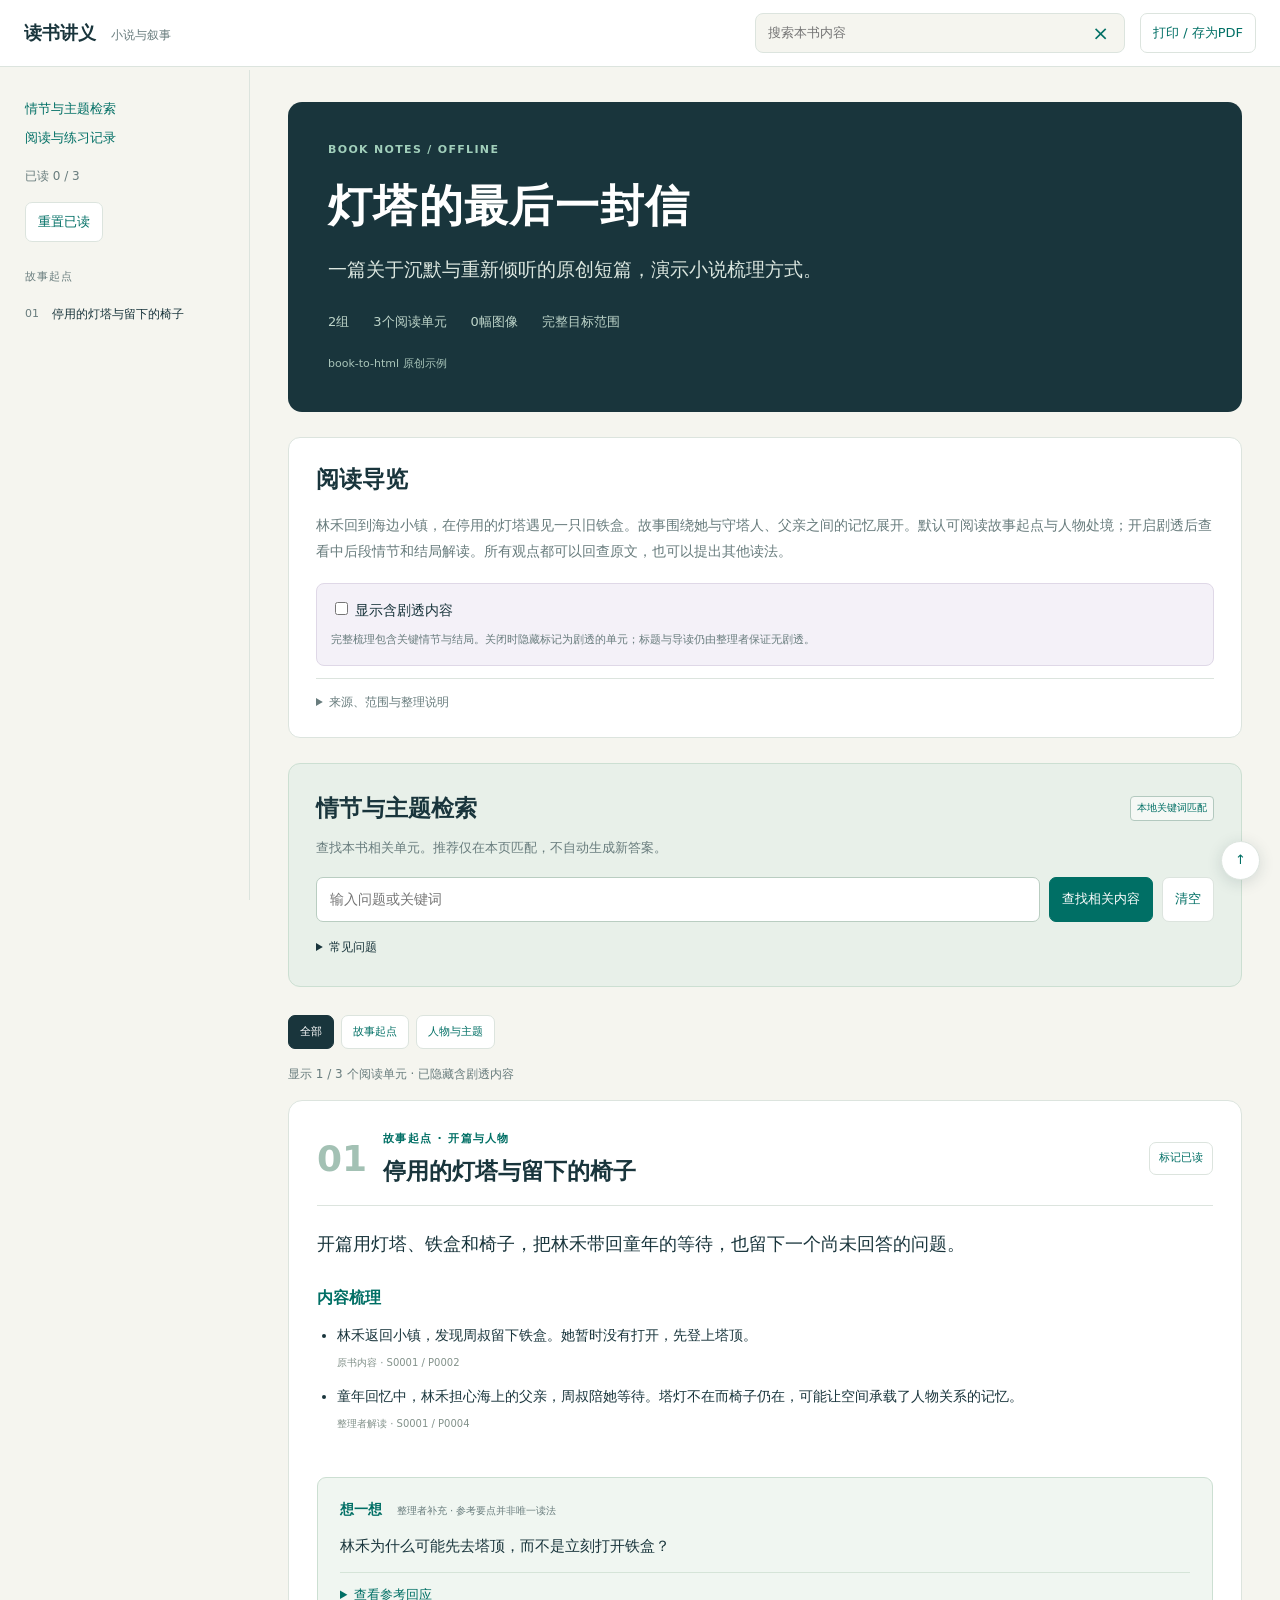
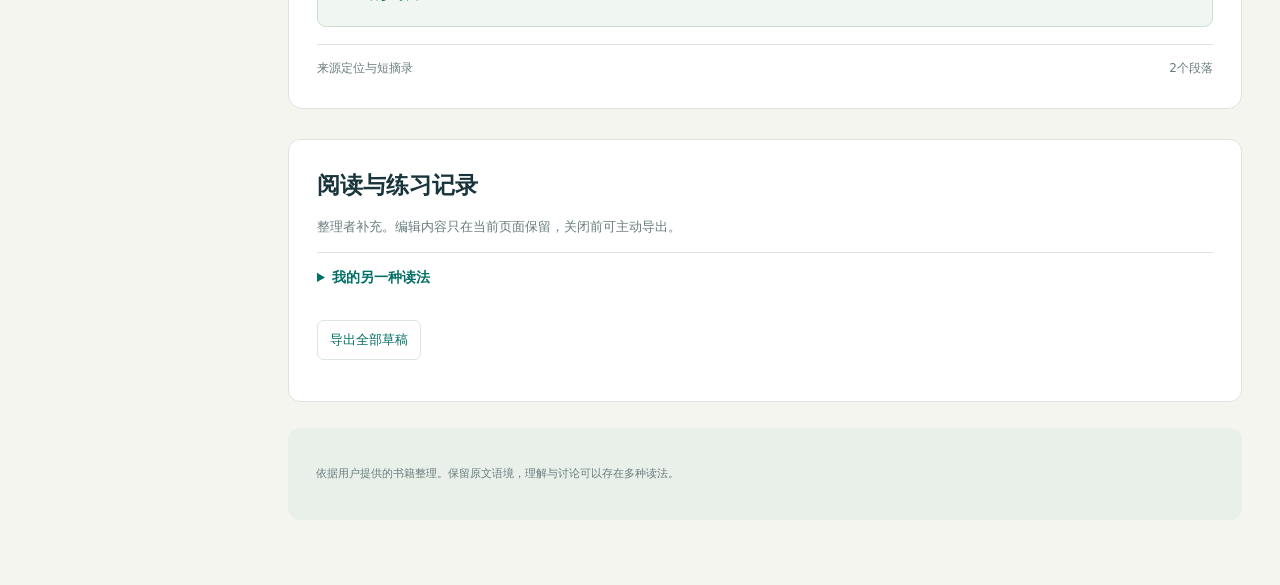
<file: examples/fiction/index.html>
<!doctype html><html lang="zh-CN"><head><meta charset="utf-8"><meta name="viewport" content="width=device-width,initial-scale=1"><title>灯塔的最后一封信 · 读书讲义</title><style>:root{--ink:#19353c;--muted:#687c7d;--green:#006f65;--line:#dce4de;--paper:#f5f5ef;--pale:#edf5ef;--nav:250px}*{box-sizing:border-box}html{scroll-padding-top:95px}body{margin:0;background:var(--paper);color:var(--ink);font:16px/1.85 "Microsoft YaHei","PingFang SC",system-ui,sans-serif}button,input,textarea{font:inherit}button,summary{cursor:pointer}a{color:var(--green);text-decoration:none}button{border:1px solid var(--line);background:white;color:var(--green);padding:7px 12px;border-radius:7px;font-size:13px}button:hover{background:var(--pale)}a:focus-visible,button:focus-visible,input:focus-visible,textarea:focus-visible,summary:focus-visible,.table-scroll:focus-visible{outline:3px solid #79b5aa;outline-offset:3px}[hidden]{display:none!important}.sr-only{position:absolute;width:1px;height:1px;overflow:hidden;clip-path:inset(50%)}.skip{position:fixed;top:-100px;left:12px;background:white;z-index:100;padding:10px}.skip:focus{top:10px}.topbar{position:sticky;top:0;z-index:20;background:#fffffff5;backdrop-filter:blur(12px);border-bottom:1px solid var(--line);padding:13px 24px;display:flex;align-items:center;gap:15px}.brand{font-size:18px;font-weight:700;white-space:nowrap;color:var(--ink)}.brand span{font-size:12px;font-weight:400;color:var(--muted);margin-left:9px}.search-box{margin-left:auto;background:var(--paper);border:1px solid var(--line);padding:6px 10px;border-radius:8px;display:flex;width:370px}.search-box input{border:0;outline:0;background:none;min-width:0;width:100%;font-size:13px}.search-box button{background:none;border:0;padding:0 5px;font-size:20px;line-height:1}#menu{display:none}.layout{display:grid;grid-template-columns:var(--nav) minmax(0,1fr);max-width:1510px;margin:auto}.sidebar{position:sticky;top:70px;height:calc(100vh - 70px);overflow:auto;padding:22px 15px;border-right:1px solid var(--line)}.sidebar-top{margin:0 10px 25px;font-size:13px}.sidebar-top a{display:block;margin:5px 0}.sidebar-top p{margin:15px 0;font-size:12px;color:var(--muted)}.nav-group{font-size:11px;color:var(--muted);margin:22px 10px 8px;letter-spacing:.08em}.chapter-link{display:flex;gap:9px;font-size:12px;line-height:1.7;padding:8px 10px;border-radius:7px;color:var(--ink);margin:3px 0}.chapter-link span{font-size:11px;color:var(--muted);padding-top:1px;min-width:18px}.chapter-link:hover,.chapter-link[aria-current]{background:#ddece2;color:var(--green)}.chapter-link.learned span:after{content:'✓';color:var(--green);padding-left:2px}main{min-width:0;padding:35px 38px 65px}.hero{background:var(--ink);color:white;padding:38px 40px;border-radius:14px;margin-bottom:25px;position:relative;overflow:hidden}.hero:after{content:'≤10';position:absolute;right:25px;top:45px;font-size:125px;line-height:1;color:#ffffff08;font-weight:700;pointer-events:none}.eyebrow{font-size:11px;letter-spacing:.12em;font-weight:600;color:var(--green)}.hero .eyebrow{color:#a1cfbb}.hero h1{font-size:44px;line-height:1.35;letter-spacing:.03em;margin:16px 0}.hero>p{font-size:19px;color:#dce7e0;margin:15px 0 23px}.hero-meta{display:flex;gap:10px 24px;flex-wrap:wrap;color:#bdd4c9;font-size:13px}.author{font-size:11px;color:#a8c4b9;margin-top:20px}.overview{padding:24px 27px;background:white;border:1px solid var(--line);border-radius:12px;margin:0 0 25px}h2{font-size:23px;line-height:1.5;margin:0;font-weight:700}h3{font-size:16px;color:var(--green);line-height:1.6;margin:0 0 12px}.overview>p{font-size:14px;color:var(--muted);margin:16px 0 12px}.pathway{display:flex;align-items:center;gap:9px 7px;flex-wrap:wrap;margin-top:18px}.pathway span{font-size:12px;font-weight:600;color:var(--green);padding:5px 10px;background:var(--pale);border-radius:5px}.pathway i{font-style:normal;color:#90aca0}.about{font-size:12px;color:var(--muted);border-top:1px solid var(--line);padding-top:12px}.about p{color:var(--ink)}.work{background:#e8f0e9;border:1px solid #ccdfd2;padding:27px;border-radius:12px;margin-bottom:28px;scroll-margin-top:15px}.section-head{display:flex;align-items:center;gap:15px;justify-content:space-between;flex-wrap:wrap}.badge{display:inline-block;font-size:10px;color:var(--green);border:1px solid #b3c9bf;background:#ffffff90;border-radius:4px;padding:2px 6px;white-space:nowrap}.work>p{color:var(--muted);font-size:13px;margin:10px 0 17px}#work-form{display:flex;gap:9px;flex-wrap:wrap}#work-question{border:1px solid #b9cdc1;background:white;border-radius:7px;padding:9px 13px;flex:1;min-width:170px;font-size:14px}#work-form button[type=submit]{background:var(--green);color:white;border-color:var(--green)}.scenario-list{font-size:12px;margin-top:14px}.scenario-buttons{display:flex;gap:7px;flex-wrap:wrap;margin-top:12px}.scenario{font-size:11px;padding:5px 10px}.scenario.selected{background:var(--green);color:white}#work-status{font-size:14px;font-weight:600;color:var(--green)}#work-output>small{font-size:11px;color:var(--muted)}#work-results{display:grid;grid-template-columns:repeat(2,minmax(0,1fr));gap:12px;margin-bottom:12px}.result{background:white;border:1px solid var(--line);padding:16px;border-radius:8px}.result h3{font-size:15px;margin:2px 0 8px}.result p{font-size:12px;margin:0 0 10px;color:var(--muted)}.result a{font-size:12px;text-decoration:underline}.filter-panel{display:flex;gap:7px;flex-wrap:wrap;margin-bottom:15px}.group-filter{font-size:11px;padding:6px 11px}.group-filter.selected{background:var(--ink);color:white;border-color:var(--ink)}#search-status{flex-basis:100%;color:var(--muted);font-size:12px;margin-top:7px}.reading-hint{color:var(--muted);font-size:12px;margin:0 0 22px}#empty{background:white;padding:30px;border:1px solid var(--line);border-radius:10px;margin-bottom:20px}.card{background:white;border:1px solid var(--line);border-radius:14px;padding:28px;margin-bottom:26px;scroll-margin-top:18px}.card-header{display:flex;align-items:center;gap:16px;border-bottom:1px solid var(--line);padding-bottom:17px}.number{font-size:36px;font-weight:700;color:#a3c1b4;line-height:1;min-width:47px}.card-header>div:nth-child(2){flex:1}.card-header h2{font-size:23px;margin-top:4px}.mark{white-space:nowrap;font-size:11px;padding:5px 9px}.mark[aria-pressed=true]{background:var(--pale);border-color:#a2c4b4}.lead{font-size:18px;font-weight:500;line-height:1.85;margin:21px 0 25px}.card-grid{display:grid;grid-template-columns:minmax(0,1.35fr) minmax(230px,.8fr);gap:28px;align-items:start}.card-grid>*,aside{min-width:0}.points{margin:0 0 20px;padding-left:20px;font-size:14px}.points li{margin:12px 0}.ref{display:block;color:#83928b;font-size:10px;line-height:1.8;margin-top:5px}.practice{padding:17px 18px;background:#f4f7f0;border:1px solid var(--line);border-radius:9px;margin-bottom:20px}.practice h3{margin:6px 0 10px}.practice ol{padding-left:18px;margin:0;font-size:13px}.practice li{margin:9px 0}.model{padding-top:5px}.table-scroll{overflow:auto;border:1px solid var(--line);border-radius:7px;max-width:100%}table{border-collapse:collapse;width:100%;font-size:12px;line-height:1.8}th,td{padding:9px 11px;text-align:left;vertical-align:top;border-bottom:1px solid var(--line);overflow-wrap:anywhere}thead th{background:var(--pale);color:var(--green);font-weight:600}tbody th{min-width:64px;font-weight:500}tbody tr:nth-child(even){background:#fafbf8}tbody tr:last-child>*{border:0}figure{margin:0 0 20px;padding:13px;background:#f5f7f1;border:1px solid var(--line);border-radius:9px}figcaption{font-size:12px;font-weight:600;line-height:1.7;margin-bottom:12px}.image-button{display:block;border:0;padding:0;background:none;width:100%}.image-button img{display:block;width:100%;height:auto;max-height:440px;object-fit:contain;background:white;border-radius:4px}figure p{font-size:12px;margin:11px 0 5px}figure>small{font-size:10px;color:var(--muted)}.quiz{background:#f0f6f1;border:1px solid #ccdfd2;padding:19px 22px;border-radius:9px;margin-top:24px}.quiz-label{font-weight:700;font-size:14px;color:var(--green)}.quiz-label small{font-size:10px;font-weight:400;color:var(--muted);margin-left:10px}.quiz>p{font-size:15px;margin:10px 0 12px}.answer{border-top:1px solid #d5e4d8;font-size:13px}.answer summary{padding-top:10px;color:var(--green)}.answer p{border-left:3px solid #92bba5;padding-left:14px;margin:13px 0 3px}.source{border-top:1px solid var(--line);padding-top:12px;margin-top:17px;font-size:12px;color:var(--muted)}.source summary{display:flex;gap:15px;justify-content:space-between}.source-body{padding-top:12px;color:var(--ink)}.source-body>p{font-size:12px;line-height:1.9;margin:10px 0;overflow-wrap:anywhere}.source-body b{color:var(--green);font-size:11px}.source-meta{color:var(--muted)}.note{background:#fff8e9;border-left:3px solid #cebc87;padding:10px 13px}.source-body h3{font-size:13px;margin-top:20px}.toolbox{background:white;border:1px solid var(--line);padding:28px;border-radius:12px;margin-top:30px;scroll-margin-top:15px}.toolbox>p{font-size:13px;color:var(--muted)}.template{border-top:1px solid var(--line);padding:12px 0;font-size:14px}.template summary{font-weight:600;color:var(--green)}.template p{font-size:12px;color:var(--muted)}.template label{font-size:12px;display:block;margin:10px 0 5px}.template textarea{display:block;width:100%;min-height:270px;resize:vertical;background:#fafbf8;border:1px solid #c8d6cb;border-radius:7px;padding:14px;font-size:13px;line-height:1.9;color:var(--ink)}.copy{margin-top:10px}.tool-actions{display:flex;gap:10px;flex-wrap:wrap;margin-top:17px}footer{margin-top:26px;padding:25px 28px;border-radius:12px;background:#e8f0e9;font-size:13px}footer strong{font-size:19px}footer p:last-child{font-size:11px;color:var(--muted)}dialog{border:0;border-radius:12px;padding:18px;max-width:94vw;max-height:94vh;color:var(--ink);background:white}dialog::backdrop{background:#0f232ee6}.dialog-top{display:flex;gap:35px;justify-content:space-between;align-items:center;margin-bottom:12px;font-size:15px}.dialog-scroll{max-height:80vh;overflow:auto}.dialog-scroll img{display:block;max-width:100%;width:auto;height:auto;margin:auto}#back-top{position:fixed;bottom:20px;right:20px;border-radius:50%;width:39px;height:39px;padding:0;box-shadow:0 3px 15px #19353c25}.no-script{padding:12px;background:#fff8e9;font-size:13px}
@media(min-width:1450px){main{padding:40px 48px}.card{padding:33px}.card-grid{gap:33px}}
@media(max-width:1120px){:root{--nav:220px}.brand span{display:none}.topbar{padding:12px 18px}.search-box{width:320px}main{padding:25px 24px}.card{padding:25px}.card-grid{grid-template-columns:1fr}.card-grid aside{display:grid;grid-template-columns:repeat(2,minmax(0,1fr));gap:18px}.card-grid aside>*{margin:0}.card-grid aside>.practice:only-child{grid-column:1/-1}.hero h1{font-size:40px}.card-header h2{font-size:22px}}
@media(max-width:760px){html{scroll-padding-top:122px}.topbar{padding:10px 14px;flex-wrap:wrap;gap:9px}.brand{font-size:16px}#menu{display:block;margin-left:auto;padding:4px 9px}.topbar>#print{padding:4px 8px;font-size:11px}.search-box{order:3;width:100%;margin:0;padding:5px 10px}.layout{display:block}.sidebar{position:fixed;top:104px;left:0;z-index:19;width:290px;max-width:88vw;height:calc(100vh - 104px);background:var(--paper);box-shadow:8px 12px 30px #19353c22;display:none}.sidebar.visible{display:block}main{padding:19px 12px 50px}.hero{padding:27px 23px}.hero h1{font-size:31px}.hero>p{font-size:16px}.hero:after{font-size:85px;top:58px;right:13px}.hero-meta{font-size:11px;gap:8px 15px}.author{font-size:10px}.overview,.work{padding:20px 18px}h2{font-size:20px}.pathway{gap:6px}.pathway span{font-size:11px;padding:4px 8px}#work-question{flex-basis:100%;min-width:0}#work-form button{font-size:12px}#work-results{grid-template-columns:1fr}.group-filter{font-size:10px;padding:5px 9px}.card{padding:21px 18px;margin-bottom:20px;border-radius:10px}.card-header{gap:12px;flex-wrap:wrap}.number{font-size:30px;min-width:35px}.card-header h2{font-size:20px}.card-header>.mark{margin-left:auto}.lead{font-size:16px;margin:18px 0 20px}.card-grid aside{display:block}.card-grid aside>*{margin-bottom:18px}.card-grid{gap:15px}.points{font-size:14px}.quiz{padding:16px}.quiz>p{font-size:14px}.quiz-label small{display:block;margin:2px 0}.table-scroll table{font-size:12px}.toolbox{padding:22px 18px}footer{padding:22px 18px}.dialog-top{font-size:12px;gap:12px}#back-top{right:13px;bottom:13px}}
@media print{body{background:white;color:#19353c;font-size:11pt}.topbar,.sidebar,.work,.filter-panel,.reading-hint,.mark,.source,#back-top,.tool-actions,.copy,.skip{display:none!important}.layout{display:block}main{padding:0;max-width:none}.hero{background:white;color:var(--ink);padding:0;border-radius:0}.hero:after{display:none}.hero h1{font-size:28pt}.hero p,.hero .eyebrow,.hero-meta,.author{color:var(--ink)}.overview,.card,.toolbox{border:0;padding:14px 0;border-radius:0}.card{break-before:auto;margin:18px 0;border-top:1px solid var(--line)}.card-header,.lead,h3,figcaption{break-after:avoid}.card-grid{display:block}.points{font-size:10pt}.card-grid aside{display:block}.practice{margin-top:15px}.quiz,figure,.practice,tr{break-inside:avoid}figure{max-width:420px}figure img{max-height:420px}.quiz .answer{display:block}.quiz summary{display:none}.toolbox textarea{min-height:240px;background:white}.template{break-inside:avoid}.template>summary{display:block}footer{background:white;border-top:1px solid var(--line)}.about{display:none}}
.hero:after{display:none}.text-only{grid-template-columns:1fr}.spoiler-control{margin:18px 0 12px;padding:14px;background:#f4f1f8;border:1px solid #dfd8e7;border-radius:8px;font-size:14px}.spoiler-control p{font-size:11px;color:var(--muted);margin:7px 0 0}.model{margin:15px 0}.source-body small{overflow-wrap:anywhere}
.hero h1{overflow-wrap:anywhere}
</style></head><body><a class="skip" href="#main">跳到正文</a><header class="topbar"><a class="brand" href="#top">读书讲义 <span>小说与叙事</span></a><button id="menu" type="button" aria-controls="sidebar" aria-expanded="false">目录</button><div class="search-box"><label for="search" class="sr-only">搜索内容</label><input id="search" type="search" placeholder="搜索本书内容"><button id="clear" type="button" aria-label="清空搜索">×</button></div><button id="print" type="button">打印 / 存为PDF</button></header><div class="layout"><nav class="sidebar" id="sidebar" aria-label="阅读目录"><div class="sidebar-top"><a href="#work">情节与主题检索</a><a href="#toolbox">阅读与练习记录</a><p id="progress" aria-live="polite"></p><button id="reset-progress" type="button">重置已读</button></div><div class="nav-group">故事起点</div><a class="chapter-link" data-unit="lighthouse" href="#book-unit-1"><span>01</span>停用的灯塔与留下的椅子</a><div class="nav-group">人物与主题</div><a class="chapter-link" data-unit="letters" href="#book-unit-2"><span>02</span>理解人物之间的沉默</a><a class="chapter-link" data-unit="listening" href="#book-unit-3"><span>03</span>从等待一个答案到迈出一步</a></nav><main id="main"><section class="hero" id="top"><div class="eyebrow">BOOK NOTES / OFFLINE</div><h1>灯塔的最后一封信</h1><p>一篇关于沉默与重新倾听的原创短篇，演示小说梳理方式。</p><div class="hero-meta"><span>2组</span><span>3个阅读单元</span><span>0幅图像</span><span>完整目标范围</span></div><div class="author">book-to-html 原创示例</div></section><section class="overview"><h2>阅读导览</h2><p>林禾回到海边小镇，在停用的灯塔遇见一只旧铁盒。故事围绕她与守塔人、父亲之间的记忆展开。默认可阅读故事起点与人物处境；开启剧透后查看中后段情节和结局解读。所有观点都可以回查原文，也可以提出其他读法。</p><div class="spoiler-control"><label><input id="show-spoilers" type="checkbox"> 显示含剧透内容</label><p>完整梳理包含关键情节与结局。关闭时隐藏标记为剧透的单元；标题与导读仍由整理者保证无剧透。</p></div><details class="about"><summary>来源、范围与整理说明</summary><p>原书概括、整理者解读和新增辅助分别标明。脚本仅完成渲染与引用检查，不能证明解释唯一正确。源书制度与数据保持原书语境，不代表今日事实。</p><p>覆盖声明：完整目标范围</p><ul><li>原创短篇全部三章 · 已读整理 · S0001, S0002, S0003 </li></ul><p>页面无需联网。来源路径及段落号可在单元底部回查。已读标记在浏览器允许时保存在本机；练习草稿需主动导出。</p></details></section><section class="work" id="work"><div class="section-head"><h2>情节与主题检索</h2><span class="badge">本地关键词匹配</span></div><p>查找本书相关单元。推荐仅在本页匹配，不自动生成新答案。</p><form id="work-form"><label class="sr-only" for="work-question">输入阅读问题</label><input id="work-question" type="search" maxlength="300" placeholder="输入问题或关键词"><button type="submit">查找相关内容</button><button id="work-clear" type="button">清空</button></form><details class="scenario-list"><summary>常见问题</summary><div class="scenario-buttons"><button class="scenario" type="button" data-index="0">人物怎样开始重新倾听？</button><button class="scenario" type="button" data-index="1">灯塔意象怎样变化？</button></div></details><div id="work-output" hidden><p id="work-status" role="status" aria-live="polite"></p><div id="work-results"></div></div></section><section class="filter-panel" aria-label="分组筛选"><button class="group-filter selected" type="button" data-group="all" aria-pressed="true">全部</button><button class="group-filter" type="button" data-group="opening" aria-pressed="false">故事起点</button><button class="group-filter" type="button" data-group="development" aria-pressed="false">人物与主题</button><div id="search-status" role="status" aria-live="polite"></div></section><div id="empty" hidden>没有匹配的可见内容。可清空搜索、选择全部；需要阅读完整情节时请开启剧透。</div><div id="cards"><article class="card" id="book-unit-1" data-unit="lighthouse" data-group="opening" data-spoiler="false"><header class="card-header"><div class="number">01</div><div><div class="eyebrow">故事起点 · 开篇与人物</div><h2>停用的灯塔与留下的椅子</h2></div><button class="mark" type="button" aria-pressed="false" aria-label="标记已读：停用的灯塔与留下的椅子">标记已读</button></header><p class="lead">开篇用灯塔、铁盒和椅子，把林禾带回童年的等待，也留下一个尚未回答的问题。</p><div class="card-grid text-only"><div><h3>内容梳理</h3><ul class="points"><li>林禾返回小镇，发现周叔留下铁盒。她暂时没有打开，先登上塔顶。<small class="ref">原书内容 · S0001 / P0002</small></li><li>童年回忆中，林禾担心海上的父亲，周叔陪她等待。塔灯不在而椅子仍在，可能让空间承载了人物关系的记忆。<small class="ref">整理者解读 · S0001 / P0004</small></li></ul></div></div><section class="quiz"><div class="quiz-label">想一想 <small>整理者补充 · 参考要点并非唯一读法</small></div><p>林禾为什么可能先去塔顶，而不是立刻打开铁盒？</p><details class="answer"><summary>查看参考回应</summary><p>一种读法是，她先接近熟悉的空间和记忆，再面对未知的消息。原文没有直接说明动机，不能把这种解读写成唯一事实。</p></details></section><details class="source"><summary>来源定位与短摘录 <span>2个段落</span></summary><div class="source-body"><p class="source-meta">段落号是本项目提取编号，不自动等于印刷页码。解读与辅助练习由整理者提供；来源摘录用于回查。</p><p><b>S0001 / P0002</b> <small>{&quot;format&quot;: &quot;md&quot;, &quot;path&quot;: &quot;original.md&quot;}</small><br>林禾回到海边小镇时，旧灯塔已经停用。她在门口看见守塔人周叔留下的一只铁盒，盒盖上写着：“等你愿意听的时候再打开。”她把铁盒放回原处，先沿着台阶走到塔顶。</p><p><b>S0001 / P0004</b> <small>{&quot;format&quot;: &quot;md&quot;, &quot;path&quot;: &quot;original.md&quot;}</small><br>小时候，她总以为父亲在海上看得见塔灯，所以每逢大雾就来问灯是否亮着。周叔从不催她离开，只在她身旁摆一把椅子。这次塔顶没有灯，椅子却还在。</p></div></details></article><article class="card" id="book-unit-2" data-unit="letters" data-group="development" data-spoiler="true" hidden><header class="card-header"><div class="number">02</div><div><div class="eyebrow">人物与主题 · 情节与人物变化</div><h2>理解人物之间的沉默</h2></div><button class="mark" type="button" aria-pressed="false" aria-label="标记已读：理解人物之间的沉默">标记已读</button></header><p class="lead">铁盒中的信带来新信息，但故事没有立刻给过去的争执一个完整解释。</p><div class="card-grid text-only"><div><h3>内容梳理</h3><ul class="points"><li>第二章揭示铁盒里是父亲未寄出的信；林禾想起自己离开时曾拒绝再听海上的事。<small class="ref">原书内容 · S0002 / P0002</small></li><li>信中记录生活琐事，周叔也没有代替父亲解释。不替别人完成解释，可以被读为故事对人物自主表达的保留。<small class="ref">整理者解读 · S0002 / P0004</small></li></ul></div></div><section class="quiz"><div class="quiz-label">想一想 <small>整理者补充 · 参考要点并非唯一读法</small></div><p>信中的琐事怎样改变我们对父亲沉默的理解？</p><details class="answer"><summary>查看参考回应</summary><p>它们表明父亲仍在记录想与女儿分享的生活，沉默因此可能含有等待与犹疑。不过信未寄出的原因没有被完全确认。</p></details></section><details class="source"><summary>来源定位与短摘录 <span>2个段落</span></summary><div class="source-body"><p class="source-meta">段落号是本项目提取编号，不自动等于印刷页码。解读与辅助练习由整理者提供；来源摘录用于回查。</p><p><b>S0002 / P0002</b> <small>{&quot;format&quot;: &quot;md&quot;, &quot;path&quot;: &quot;original.md&quot;}</small><br>第二天，林禾打开铁盒。里面是一叠父亲写给她却没有寄出的信，每个信封都没有地址。她想起自己离开小镇时，曾说不必再告诉她海上的事。</p><p><b>S0002 / P0004</b> <small>{&quot;format&quot;: &quot;md&quot;, &quot;path&quot;: &quot;original.md&quot;}</small><br>信里没有解释那次争执，只写着一些琐事：海鸥落在船头、甲板上的水桶漏了、经过港口时看见灯塔。林禾把信带到周叔面前，问：“他为什么不寄？”周叔回答：“这个问题，要留给你们自己。”</p></div></details></article><article class="card" id="book-unit-3" data-unit="listening" data-group="development" data-spoiler="true" hidden><header class="card-header"><div class="number">03</div><div><div class="eyebrow">人物与主题 · 结局与主题</div><h2>从等待一个答案到迈出一步</h2></div><button class="mark" type="button" aria-pressed="false" aria-label="标记已读：从等待一个答案到迈出一步">标记已读</button></header><p class="lead">结尾的行动回应了开篇的等待，而没有宣称所有误解已经消失。</p><div class="card-grid text-only"><div><h3>内容梳理</h3><ul class="points"><li>父亲在最后一封信中表达想听女儿讲陆地生活的愿望；林禾反思自己曾把沉默理解为拒绝。<small class="ref">原书内容 · S0003 / P0002</small></li><li>林禾主动打电话约定去港口接父亲。灯没有亮，人物却选择了下一步；灯塔可以被读为一种逐渐转向内在行动的方向象征。<small class="ref">整理者解读 · S0003 / P0004</small></li></ul></div></div><section class="quiz"><div class="quiz-label">想一想 <small>整理者补充 · 参考要点并非唯一读法</small></div><p>为什么“塔灯仍旧没有亮”并不必然让结局悲观？</p><details class="answer"><summary>查看参考回应</summary><p>人物不再只等待外部信号，而是主动联系父亲。这个变化支持一个开放但有行动方向的结局；未来关系怎样发展仍未写出。</p></details></section><details class="source"><summary>来源定位与短摘录 <span>2个段落</span></summary><div class="source-body"><p class="source-meta">段落号是本项目提取编号，不自动等于印刷页码。解读与辅助练习由整理者提供；来源摘录用于回查。</p><p><b>S0003 / P0002</b> <small>{&quot;format&quot;: &quot;md&quot;, &quot;path&quot;: &quot;original.md&quot;}</small><br>最后一封信只有一句话：“等你回来的时候，我想听你讲一讲陆地。”林禾这才意识到，自己一直把沉默当作拒绝，而父亲也在等她说话。她没有把这句话当作所有误解的答案。</p><p><b>S0003 / P0004</b> <small>{&quot;format&quot;: &quot;md&quot;, &quot;path&quot;: &quot;original.md&quot;}</small><br>傍晚，她在电话里告诉父亲：“我明天去港口接你。”离开灯塔时，她带走了铁盒，没有带走椅子。塔灯仍旧没有亮，但她已经知道下一步要往哪里走。</p></div></details></article></div><section class="toolbox" id="toolbox"><h2>阅读与练习记录</h2><p>整理者补充。编辑内容只在当前页面保留，关闭前可主动导出。</p><details class="template"><summary>我的另一种读法</summary><p>整理者补充；为自己的解读保留证据，也记录不确定之处。</p><label for="draft-1">我的另一种读法填写区</label><textarea id="draft-1" data-title="我的另一种读法" spellcheck="false">我的解读：
支持它的章节与句子：
可能的另一种读法：
原文仍未确认的部分：</textarea><button class="copy" type="button" data-target="draft-1">复制</button></details><div class="tool-actions"><button id="export-drafts" type="button">导出全部草稿</button></div><p id="tool-status" role="status" aria-live="polite"></p></section><footer><p>依据用户提供的书籍整理。保留原文语境，理解与讨论可以存在多种读法。</p></footer></main></div><dialog id="image-dialog"><div class="dialog-top"><strong id="image-title">图像</strong><button id="image-close" type="button">关闭</button></div><div class="dialog-scroll"><img id="big-image" alt=""></div></dialog><button id="back-top" type="button" aria-label="返回页首">↑</button><noscript><div class="no-script">需要启用JavaScript才能检索和切换剧透；标记为剧透的单元按初始设置隐藏。</div></noscript><script id="book-data" type="application/json">{"book": {"title": "灯塔的最后一封信", "author": "book-to-html 原创示例", "mode": "fiction", "spoiler_default": "hide", "subtitle": "一篇关于沉默与重新倾听的原创短篇，演示小说梳理方式。", "summary": "林禾回到海边小镇，在停用的灯塔遇见一只旧铁盒。故事围绕她与守塔人、父亲之间的记忆展开。默认可阅读故事起点与人物处境；开启剧透后查看中后段情节和结局解读。所有观点都可以回查原文，也可以提出其他读法。", "coverage": {"scope": "full", "items": [{"label": "原创短篇全部三章", "segments": ["S0001", "S0002", "S0003"], "status": "read"}]}, "groups": [{"id": "opening", "title": "故事起点"}, {"id": "development", "title": "人物与主题"}], "units": [{"id": "lighthouse", "group": "opening", "title": "停用的灯塔与留下的椅子", "kind": "开篇与人物", "spoiler": false, "lead": "开篇用灯塔、铁盒和椅子，把林禾带回童年的等待，也留下一个尚未回答的问题。", "points": [{"text": "林禾返回小镇，发现周叔留下铁盒。她暂时没有打开，先登上塔顶。", "origin": "source", "refs": [{"segment": "S0001", "paragraphs": ["P0002"]}]}, {"text": "童年回忆中，林禾担心海上的父亲，周叔陪她等待。塔灯不在而椅子仍在，可能让空间承载了人物关系的记忆。", "origin": "interpretation", "refs": [{"segment": "S0001", "paragraphs": ["P0004"]}]}], "question": {"prompt": "林禾为什么可能先去塔顶，而不是立刻打开铁盒？", "answer": "一种读法是，她先接近熟悉的空间和记忆，再面对未知的消息。原文没有直接说明动机，不能把这种解读写成唯一事实。"}}, {"id": "letters", "group": "development", "title": "理解人物之间的沉默", "kind": "情节与人物变化", "spoiler": true, "lead": "铁盒中的信带来新信息，但故事没有立刻给过去的争执一个完整解释。", "points": [{"text": "第二章揭示铁盒里是父亲未寄出的信；林禾想起自己离开时曾拒绝再听海上的事。", "origin": "source", "refs": [{"segment": "S0002", "paragraphs": ["P0002"]}]}, {"text": "信中记录生活琐事，周叔也没有代替父亲解释。不替别人完成解释，可以被读为故事对人物自主表达的保留。", "origin": "interpretation", "refs": [{"segment": "S0002", "paragraphs": ["P0004"]}]}], "question": {"prompt": "信中的琐事怎样改变我们对父亲沉默的理解？", "answer": "它们表明父亲仍在记录想与女儿分享的生活，沉默因此可能含有等待与犹疑。不过信未寄出的原因没有被完全确认。"}}, {"id": "listening", "group": "development", "title": "从等待一个答案到迈出一步", "kind": "结局与主题", "spoiler": true, "lead": "结尾的行动回应了开篇的等待，而没有宣称所有误解已经消失。", "points": [{"text": "父亲在最后一封信中表达想听女儿讲陆地生活的愿望；林禾反思自己曾把沉默理解为拒绝。", "origin": "source", "refs": [{"segment": "S0003", "paragraphs": ["P0002"]}]}, {"text": "林禾主动打电话约定去港口接父亲。灯没有亮，人物却选择了下一步；灯塔可以被读为一种逐渐转向内在行动的方向象征。", "origin": "interpretation", "refs": [{"segment": "S0003", "paragraphs": ["P0004"]}]}], "question": {"prompt": "为什么“塔灯仍旧没有亮”并不必然让结局悲观？", "answer": "人物不再只等待外部信号，而是主动联系父亲。这个变化支持一个开放但有行动方向的结局；未来关系怎样发展仍未写出。"}}], "route_label": "情节与主题检索", "routes": [{"title": "人物怎样开始重新倾听？", "keywords": ["人物", "倾听", "沉默"], "units": ["letters", "listening"]}, {"title": "灯塔意象怎样变化？", "keywords": ["灯塔", "意象", "等待"], "units": ["lighthouse", "listening"]}], "templates": [{"title": "我的另一种读法", "description": "整理者补充；为自己的解读保留证据，也记录不确定之处。", "text": "我的解读：\n支持它的章节与句子：\n可能的另一种读法：\n原文仍未确认的部分："}]}, "dom_ids": {"lighthouse": "book-unit-1", "letters": "book-unit-2", "listening": "book-unit-3"}, "total": 3, "storage_key": "book-html-db25e20ffdeb978446af"}</script><script>'use strict';
const $=s=>document.querySelector(s),$$=s=>Array.from(document.querySelectorAll(s));
const data=JSON.parse($('#book-data').textContent),book=data.book,units=book.units,lookup=new Map(units.map(u=>[u.id,u]));
const cards=$$('.card'),links=$$('.chapter-link'),search=$('#search'),spoiler=$('#show-spoilers');let group='all';
if(spoiler)spoiler.checked=book.spoiler_default==='show';
const visibleBySpoiler=u=>!u.spoiler||(spoiler&&spoiler.checked);
const searchable=new Map(units.map(u=>[u.id,[u.title,u.lead,...u.points.map(p=>p.text),JSON.stringify(u.tables||[]),u.question?u.question.prompt+' '+u.question.answer:'',u.note||''].join(' ').toLowerCase()]));
function filter(){const terms=search.value.trim().toLowerCase().split(/\s+/).filter(Boolean);let count=0;
 cards.forEach(c=>{const u=lookup.get(c.dataset.unit);c.hidden=!(visibleBySpoiler(u)&&(group==='all'||u.group===group)&&terms.every(t=>searchable.get(u.id).includes(t)));if(!c.hidden)count++;});
 links.forEach(a=>{a.hidden=document.getElementById(data.dom_ids[a.dataset.unit]).hidden;});
 $$('.nav-group').forEach(g=>{let n=g.nextElementSibling,shown=false;while(n&&!n.classList.contains('nav-group')){if(!n.hidden)shown=true;n=n.nextElementSibling;}g.hidden=!shown;});
 $('#search-status').textContent=`显示 ${count} / ${data.total} 个阅读单元`+(spoiler&&!spoiler.checked?' · 已隐藏含剧透内容':'');$('#empty').hidden=count>0;
 $$('.group-filter').forEach(b=>{const on=b.dataset.group===group;b.classList.toggle('selected',on);b.setAttribute('aria-pressed',String(on));});
}
search.addEventListener('input',filter);$('#clear').addEventListener('click',()=>{search.value='';filter();search.focus();});$$('.group-filter').forEach(b=>b.addEventListener('click',()=>{group=b.dataset.group;filter();}));
const menu=$('#menu'),sidebar=$('#sidebar');function closeMenu(){sidebar.classList.remove('visible');menu.setAttribute('aria-expanded','false');}
menu.addEventListener('click',()=>menu.setAttribute('aria-expanded',String(sidebar.classList.toggle('visible'))));document.addEventListener('keydown',e=>{if(e.key==='Escape')closeMenu();});document.addEventListener('click',e=>{if(!sidebar.contains(e.target)&&!menu.contains(e.target))closeMenu();});
function reveal(uid){const u=lookup.get(uid);if(!u||!visibleBySpoiler(u))return;group='all';search.value='';filter();closeMenu();const id=data.dom_ids[uid];document.getElementById(id).scrollIntoView({block:'start'});history.replaceState(null,'','#'+id);links.forEach(a=>{a.removeAttribute('aria-current');if(a.dataset.unit===uid)a.setAttribute('aria-current','location');});}
links.forEach(a=>a.addEventListener('click',e=>{e.preventDefault();reveal(a.dataset.unit);}));$$('.sidebar-top a').forEach(a=>a.addEventListener('click',closeMenu));
let learned=new Set();try{const saved=JSON.parse(localStorage.getItem(data.storage_key)||'[]');if(Array.isArray(saved))learned=new Set(saved.filter(id=>lookup.has(id)));}catch{}
function progress(){cards.forEach(c=>{const on=learned.has(c.dataset.unit),b=c.querySelector('.mark');b.setAttribute('aria-pressed',String(on));b.textContent=on?'已读 ✓':'标记已读';});links.forEach(a=>a.classList.toggle('learned',learned.has(a.dataset.unit)));$('#progress').textContent=`已读 ${learned.size} / ${data.total}`;try{localStorage.setItem(data.storage_key,JSON.stringify([...learned]));}catch{}}
$$('.mark').forEach(b=>b.addEventListener('click',()=>{const id=b.closest('.card').dataset.unit;learned.has(id)?learned.delete(id):learned.add(id);progress();}));$('#reset-progress').addEventListener('click',()=>{learned.clear();progress();});progress();
const esc=s=>String(s).replace(/[&<>"']/g,c=>({'&':'&amp;','<':'&lt;','>':'&gt;','"':'&quot;',"'":'&#39;'}[c]));let activeRoute=null;
function results(ids,label){const list=[...new Set(ids)].map(id=>lookup.get(id)).filter(u=>u&&visibleBySpoiler(u)).slice(0,6);$('#work-output').hidden=false;$('#work-status').textContent=list.length?`${label} · ${list.length} 个相关单元`:'没有明确匹配的可见内容';
 $('#work-results').innerHTML=list.length?list.map(u=>`<article class="result"><h3>${esc(u.title)}</h3><p>${esc(u.lead)}</p><a class="result-link" href="#${esc(data.dom_ids[u.id])}" data-unit="${esc(u.id)}">阅读内容与来源 →</a></article>`).join(''):'<p>尝试具体关键词或选择常见问题；需要完整情节时可开启剧透。未命中的问题不会自动生成答案。</p>';
 $$('.result-link').forEach(a=>a.addEventListener('click',e=>{e.preventDefault();reveal(a.dataset.unit);}));}
function workSearch(){const q=$('#work-question').value.trim().toLowerCase();activeRoute=null;$$('.scenario').forEach(b=>b.classList.remove('selected'));if(!q){$('#work-output').hidden=true;return;}
 const ranked=(book.routes||[]).map((r,i)=>({r,i,score:r.keywords.reduce((sum,k)=>sum+(q.includes(k.toLowerCase())?Math.max(2,k.length):0),0)})).filter(x=>x.score>0).sort((a,b)=>b.score-a.score||a.i-b.i);
 if(ranked.length){const hit=ranked[0];activeRoute=hit.i;results(hit.r.units,hit.r.title);$$('.scenario').find(b=>Number(b.dataset.index)===hit.i).classList.add('selected');}else results(units.filter(u=>searchable.get(u.id).includes(q)).map(u=>u.id),'关键词匹配');}
if($('#work-form')){$('#work-form').addEventListener('submit',e=>{e.preventDefault();workSearch();});$$('.scenario').forEach(b=>b.addEventListener('click',()=>{activeRoute=Number(b.dataset.index);const r=book.routes[activeRoute];$('#work-question').value=r.title;$$('.scenario').forEach(x=>x.classList.toggle('selected',x===b));results(r.units,r.title);}));$('#work-clear').addEventListener('click',()=>{$('#work-question').value='';$('#work-output').hidden=true;activeRoute=null;$$('.scenario').forEach(b=>b.classList.remove('selected'));});}
if(spoiler)spoiler.addEventListener('change',()=>{filter();if($('#work-output')&&!$('#work-output').hidden){if(activeRoute!==null){const r=book.routes[activeRoute];results(r.units,r.title);}else workSearch();}});
const dialog=$('#image-dialog');$$('.image-button').forEach(b=>b.addEventListener('click',()=>{const img=b.querySelector('img');$('#big-image').src=img.src;$('#big-image').alt=img.alt;$('#image-title').textContent=img.alt;dialog.showModal();}));$('#image-close').addEventListener('click',()=>dialog.close());
$$('.copy').forEach(b=>b.addEventListener('click',async()=>{const t=document.getElementById(b.dataset.target);try{await navigator.clipboard.writeText(t.value);$('#tool-status').textContent='已复制：'+t.dataset.title;}catch{t.focus();t.select();$('#tool-status').textContent='已选中文本，请复制。';}}));
if($('#export-drafts'))$('#export-drafts').addEventListener('click',()=>{const contents={book:book.title,exportedAt:new Date().toISOString(),templates:$$('.template textarea').map(t=>({title:t.dataset.title,text:t.value}))};const url=URL.createObjectURL(new Blob([JSON.stringify(contents,null,2)],{type:'application/json;charset=utf-8'}));const a=document.createElement('a');a.href=url;a.download='读书记录.json';document.body.append(a);a.click();a.remove();setTimeout(()=>URL.revokeObjectURL(url),3000);$('#tool-status').textContent='已导出全部草稿。';});
let printState=null;window.addEventListener('beforeprint',()=>{if(printState)return;printState={hidden:cards.map(c=>c.hidden),details:$$('.answer,.template').map(el=>({el,open:el.open}))};cards.forEach(c=>{c.hidden=!visibleBySpoiler(lookup.get(c.dataset.unit));});$$('.answer,.template').forEach(d=>d.open=true);});window.addEventListener('afterprint',()=>{if(printState){cards.forEach((c,i)=>c.hidden=printState.hidden[i]);printState.details.forEach(d=>d.el.open=d.open);printState=null;}});
$('#print').addEventListener('click',()=>window.print());$('#back-top').addEventListener('click',()=>window.scrollTo({top:0,behavior:'smooth'}));filter();
if(location.hash){const uid=Object.keys(data.dom_ids).find(id=>'#'+data.dom_ids[id]===location.hash);if(uid&&visibleBySpoiler(lookup.get(uid)))requestAnimationFrame(()=>reveal(uid));}
</script></body></html>
</file>
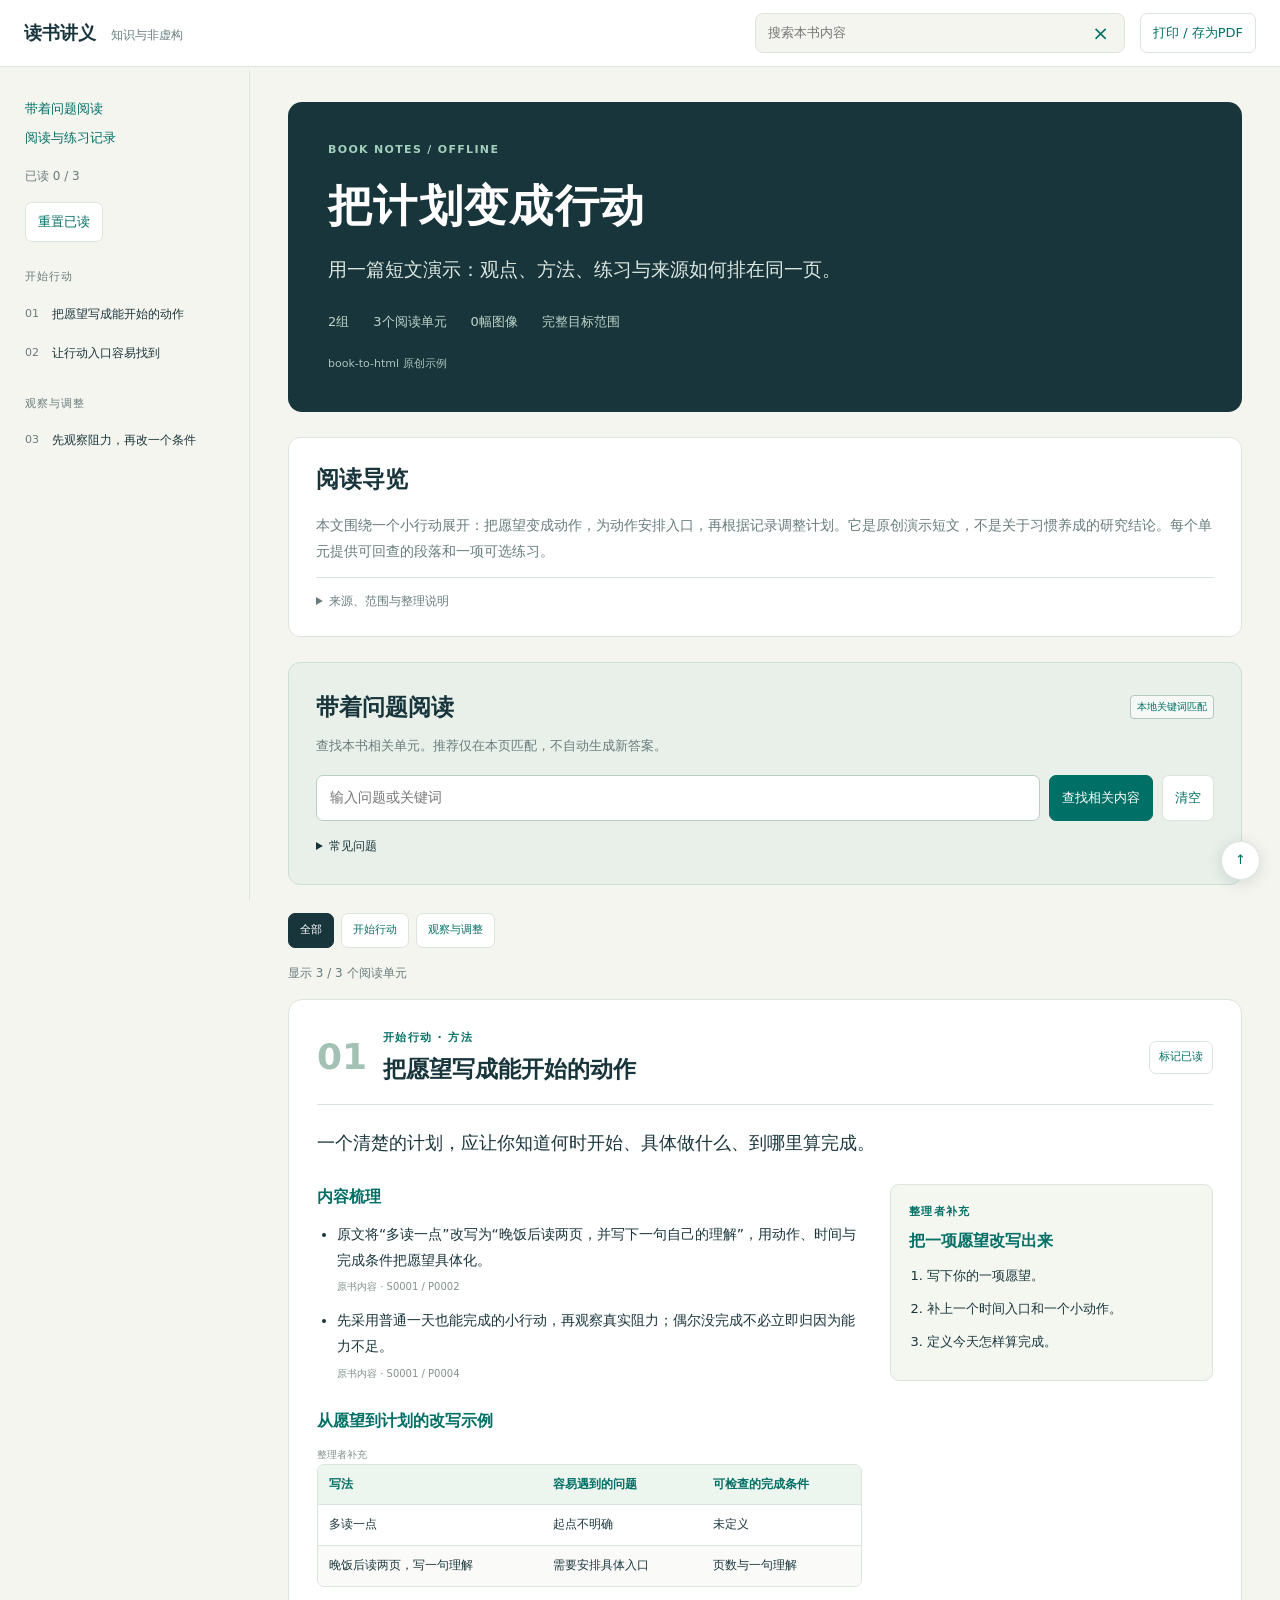
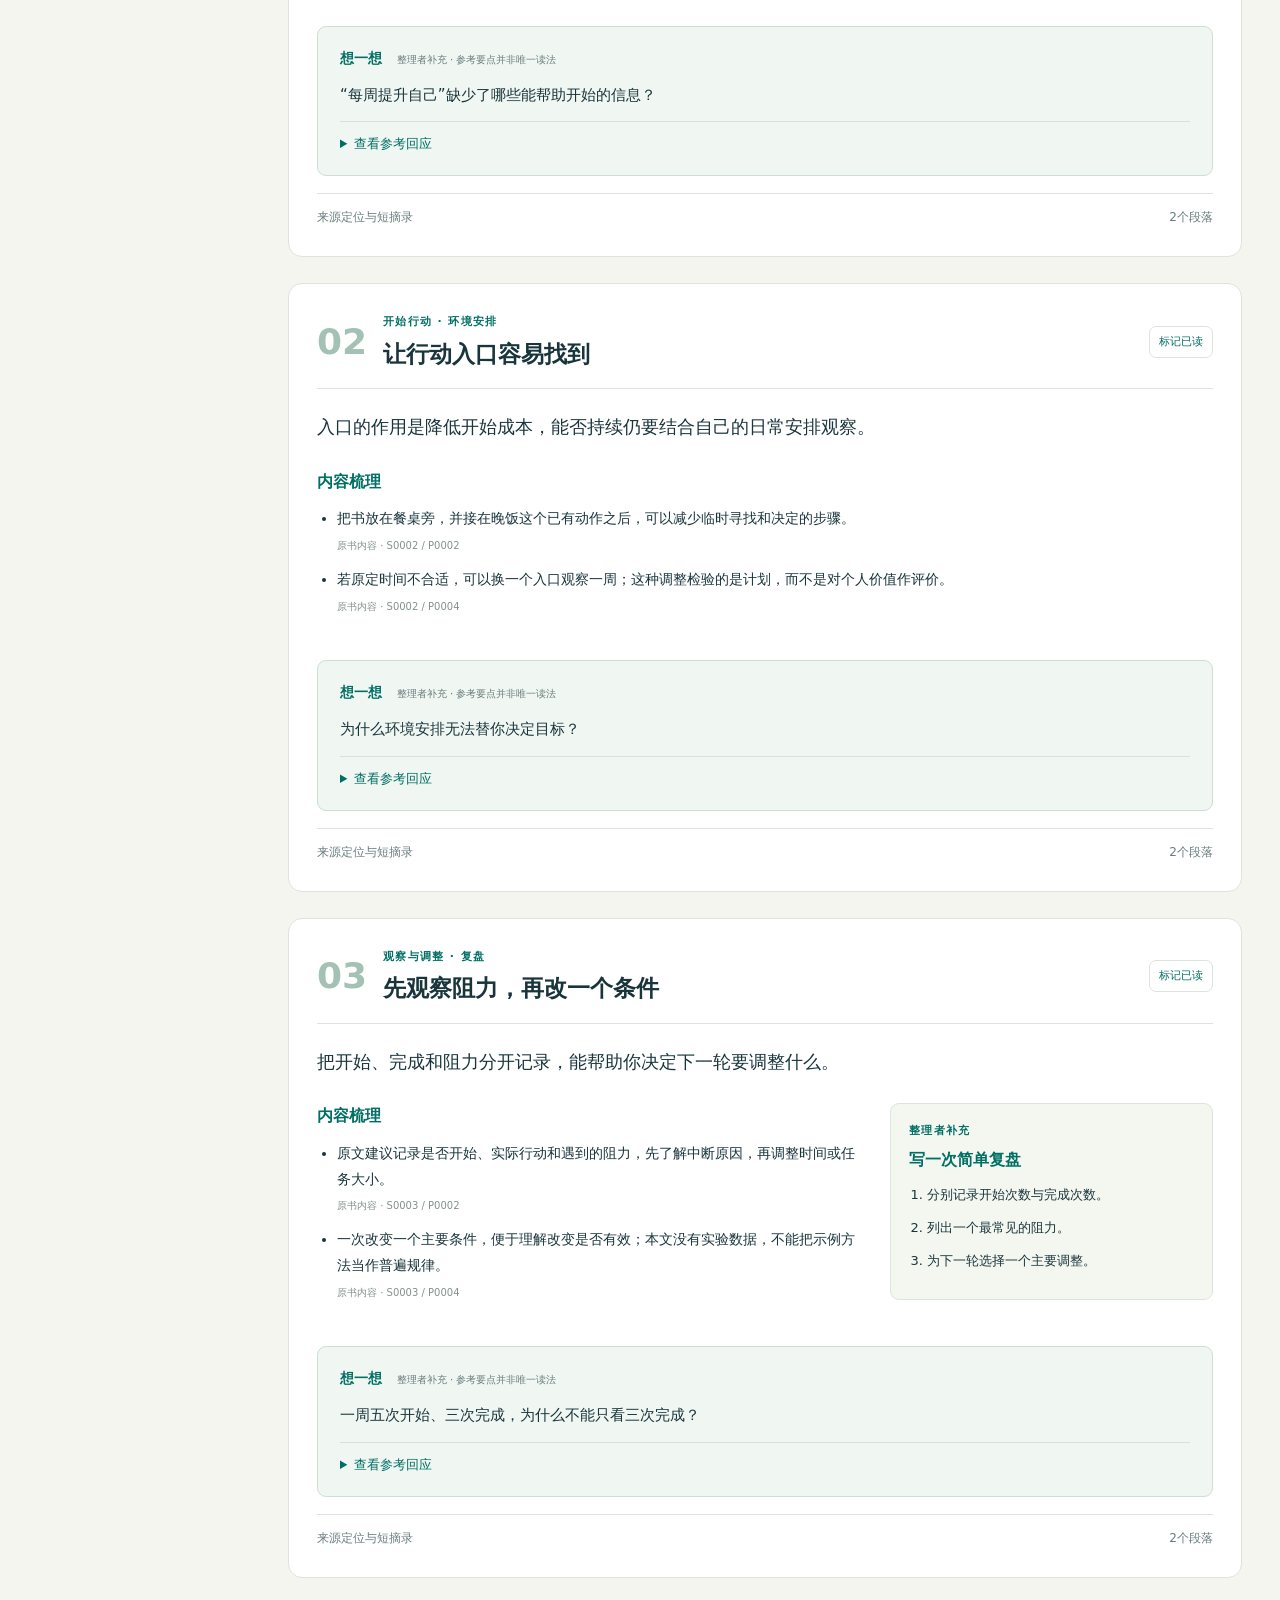
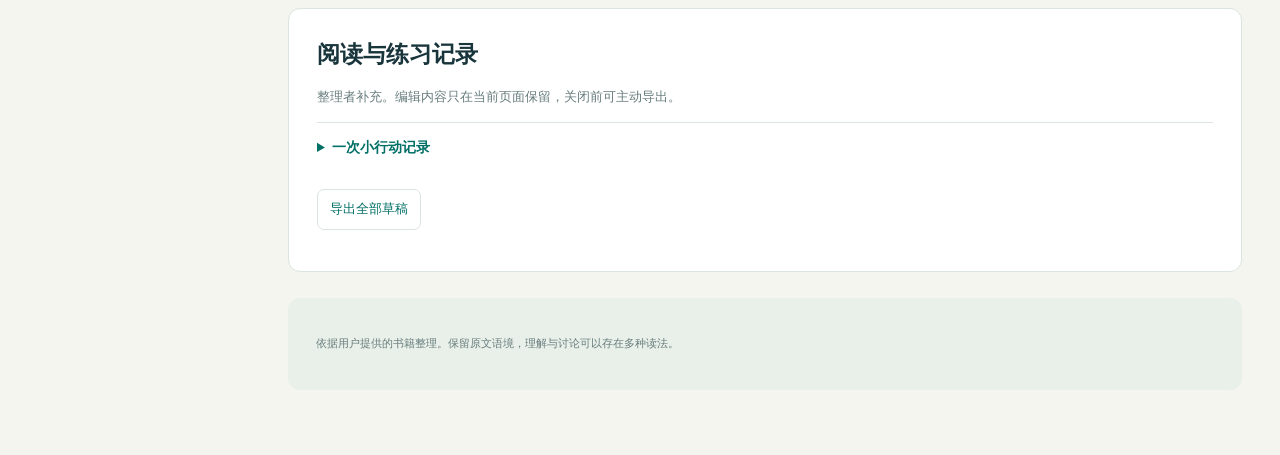
<file: examples/nonfiction/index.html>
<!doctype html><html lang="zh-CN"><head><meta charset="utf-8"><meta name="viewport" content="width=device-width,initial-scale=1"><title>把计划变成行动 · 读书讲义</title><style>:root{--ink:#19353c;--muted:#687c7d;--green:#006f65;--line:#dce4de;--paper:#f5f5ef;--pale:#edf5ef;--nav:250px}*{box-sizing:border-box}html{scroll-padding-top:95px}body{margin:0;background:var(--paper);color:var(--ink);font:16px/1.85 "Microsoft YaHei","PingFang SC",system-ui,sans-serif}button,input,textarea{font:inherit}button,summary{cursor:pointer}a{color:var(--green);text-decoration:none}button{border:1px solid var(--line);background:white;color:var(--green);padding:7px 12px;border-radius:7px;font-size:13px}button:hover{background:var(--pale)}a:focus-visible,button:focus-visible,input:focus-visible,textarea:focus-visible,summary:focus-visible,.table-scroll:focus-visible{outline:3px solid #79b5aa;outline-offset:3px}[hidden]{display:none!important}.sr-only{position:absolute;width:1px;height:1px;overflow:hidden;clip-path:inset(50%)}.skip{position:fixed;top:-100px;left:12px;background:white;z-index:100;padding:10px}.skip:focus{top:10px}.topbar{position:sticky;top:0;z-index:20;background:#fffffff5;backdrop-filter:blur(12px);border-bottom:1px solid var(--line);padding:13px 24px;display:flex;align-items:center;gap:15px}.brand{font-size:18px;font-weight:700;white-space:nowrap;color:var(--ink)}.brand span{font-size:12px;font-weight:400;color:var(--muted);margin-left:9px}.search-box{margin-left:auto;background:var(--paper);border:1px solid var(--line);padding:6px 10px;border-radius:8px;display:flex;width:370px}.search-box input{border:0;outline:0;background:none;min-width:0;width:100%;font-size:13px}.search-box button{background:none;border:0;padding:0 5px;font-size:20px;line-height:1}#menu{display:none}.layout{display:grid;grid-template-columns:var(--nav) minmax(0,1fr);max-width:1510px;margin:auto}.sidebar{position:sticky;top:70px;height:calc(100vh - 70px);overflow:auto;padding:22px 15px;border-right:1px solid var(--line)}.sidebar-top{margin:0 10px 25px;font-size:13px}.sidebar-top a{display:block;margin:5px 0}.sidebar-top p{margin:15px 0;font-size:12px;color:var(--muted)}.nav-group{font-size:11px;color:var(--muted);margin:22px 10px 8px;letter-spacing:.08em}.chapter-link{display:flex;gap:9px;font-size:12px;line-height:1.7;padding:8px 10px;border-radius:7px;color:var(--ink);margin:3px 0}.chapter-link span{font-size:11px;color:var(--muted);padding-top:1px;min-width:18px}.chapter-link:hover,.chapter-link[aria-current]{background:#ddece2;color:var(--green)}.chapter-link.learned span:after{content:'✓';color:var(--green);padding-left:2px}main{min-width:0;padding:35px 38px 65px}.hero{background:var(--ink);color:white;padding:38px 40px;border-radius:14px;margin-bottom:25px;position:relative;overflow:hidden}.hero:after{content:'≤10';position:absolute;right:25px;top:45px;font-size:125px;line-height:1;color:#ffffff08;font-weight:700;pointer-events:none}.eyebrow{font-size:11px;letter-spacing:.12em;font-weight:600;color:var(--green)}.hero .eyebrow{color:#a1cfbb}.hero h1{font-size:44px;line-height:1.35;letter-spacing:.03em;margin:16px 0}.hero>p{font-size:19px;color:#dce7e0;margin:15px 0 23px}.hero-meta{display:flex;gap:10px 24px;flex-wrap:wrap;color:#bdd4c9;font-size:13px}.author{font-size:11px;color:#a8c4b9;margin-top:20px}.overview{padding:24px 27px;background:white;border:1px solid var(--line);border-radius:12px;margin:0 0 25px}h2{font-size:23px;line-height:1.5;margin:0;font-weight:700}h3{font-size:16px;color:var(--green);line-height:1.6;margin:0 0 12px}.overview>p{font-size:14px;color:var(--muted);margin:16px 0 12px}.pathway{display:flex;align-items:center;gap:9px 7px;flex-wrap:wrap;margin-top:18px}.pathway span{font-size:12px;font-weight:600;color:var(--green);padding:5px 10px;background:var(--pale);border-radius:5px}.pathway i{font-style:normal;color:#90aca0}.about{font-size:12px;color:var(--muted);border-top:1px solid var(--line);padding-top:12px}.about p{color:var(--ink)}.work{background:#e8f0e9;border:1px solid #ccdfd2;padding:27px;border-radius:12px;margin-bottom:28px;scroll-margin-top:15px}.section-head{display:flex;align-items:center;gap:15px;justify-content:space-between;flex-wrap:wrap}.badge{display:inline-block;font-size:10px;color:var(--green);border:1px solid #b3c9bf;background:#ffffff90;border-radius:4px;padding:2px 6px;white-space:nowrap}.work>p{color:var(--muted);font-size:13px;margin:10px 0 17px}#work-form{display:flex;gap:9px;flex-wrap:wrap}#work-question{border:1px solid #b9cdc1;background:white;border-radius:7px;padding:9px 13px;flex:1;min-width:170px;font-size:14px}#work-form button[type=submit]{background:var(--green);color:white;border-color:var(--green)}.scenario-list{font-size:12px;margin-top:14px}.scenario-buttons{display:flex;gap:7px;flex-wrap:wrap;margin-top:12px}.scenario{font-size:11px;padding:5px 10px}.scenario.selected{background:var(--green);color:white}#work-status{font-size:14px;font-weight:600;color:var(--green)}#work-output>small{font-size:11px;color:var(--muted)}#work-results{display:grid;grid-template-columns:repeat(2,minmax(0,1fr));gap:12px;margin-bottom:12px}.result{background:white;border:1px solid var(--line);padding:16px;border-radius:8px}.result h3{font-size:15px;margin:2px 0 8px}.result p{font-size:12px;margin:0 0 10px;color:var(--muted)}.result a{font-size:12px;text-decoration:underline}.filter-panel{display:flex;gap:7px;flex-wrap:wrap;margin-bottom:15px}.group-filter{font-size:11px;padding:6px 11px}.group-filter.selected{background:var(--ink);color:white;border-color:var(--ink)}#search-status{flex-basis:100%;color:var(--muted);font-size:12px;margin-top:7px}.reading-hint{color:var(--muted);font-size:12px;margin:0 0 22px}#empty{background:white;padding:30px;border:1px solid var(--line);border-radius:10px;margin-bottom:20px}.card{background:white;border:1px solid var(--line);border-radius:14px;padding:28px;margin-bottom:26px;scroll-margin-top:18px}.card-header{display:flex;align-items:center;gap:16px;border-bottom:1px solid var(--line);padding-bottom:17px}.number{font-size:36px;font-weight:700;color:#a3c1b4;line-height:1;min-width:47px}.card-header>div:nth-child(2){flex:1}.card-header h2{font-size:23px;margin-top:4px}.mark{white-space:nowrap;font-size:11px;padding:5px 9px}.mark[aria-pressed=true]{background:var(--pale);border-color:#a2c4b4}.lead{font-size:18px;font-weight:500;line-height:1.85;margin:21px 0 25px}.card-grid{display:grid;grid-template-columns:minmax(0,1.35fr) minmax(230px,.8fr);gap:28px;align-items:start}.card-grid>*,aside{min-width:0}.points{margin:0 0 20px;padding-left:20px;font-size:14px}.points li{margin:12px 0}.ref{display:block;color:#83928b;font-size:10px;line-height:1.8;margin-top:5px}.practice{padding:17px 18px;background:#f4f7f0;border:1px solid var(--line);border-radius:9px;margin-bottom:20px}.practice h3{margin:6px 0 10px}.practice ol{padding-left:18px;margin:0;font-size:13px}.practice li{margin:9px 0}.model{padding-top:5px}.table-scroll{overflow:auto;border:1px solid var(--line);border-radius:7px;max-width:100%}table{border-collapse:collapse;width:100%;font-size:12px;line-height:1.8}th,td{padding:9px 11px;text-align:left;vertical-align:top;border-bottom:1px solid var(--line);overflow-wrap:anywhere}thead th{background:var(--pale);color:var(--green);font-weight:600}tbody th{min-width:64px;font-weight:500}tbody tr:nth-child(even){background:#fafbf8}tbody tr:last-child>*{border:0}figure{margin:0 0 20px;padding:13px;background:#f5f7f1;border:1px solid var(--line);border-radius:9px}figcaption{font-size:12px;font-weight:600;line-height:1.7;margin-bottom:12px}.image-button{display:block;border:0;padding:0;background:none;width:100%}.image-button img{display:block;width:100%;height:auto;max-height:440px;object-fit:contain;background:white;border-radius:4px}figure p{font-size:12px;margin:11px 0 5px}figure>small{font-size:10px;color:var(--muted)}.quiz{background:#f0f6f1;border:1px solid #ccdfd2;padding:19px 22px;border-radius:9px;margin-top:24px}.quiz-label{font-weight:700;font-size:14px;color:var(--green)}.quiz-label small{font-size:10px;font-weight:400;color:var(--muted);margin-left:10px}.quiz>p{font-size:15px;margin:10px 0 12px}.answer{border-top:1px solid #d5e4d8;font-size:13px}.answer summary{padding-top:10px;color:var(--green)}.answer p{border-left:3px solid #92bba5;padding-left:14px;margin:13px 0 3px}.source{border-top:1px solid var(--line);padding-top:12px;margin-top:17px;font-size:12px;color:var(--muted)}.source summary{display:flex;gap:15px;justify-content:space-between}.source-body{padding-top:12px;color:var(--ink)}.source-body>p{font-size:12px;line-height:1.9;margin:10px 0;overflow-wrap:anywhere}.source-body b{color:var(--green);font-size:11px}.source-meta{color:var(--muted)}.note{background:#fff8e9;border-left:3px solid #cebc87;padding:10px 13px}.source-body h3{font-size:13px;margin-top:20px}.toolbox{background:white;border:1px solid var(--line);padding:28px;border-radius:12px;margin-top:30px;scroll-margin-top:15px}.toolbox>p{font-size:13px;color:var(--muted)}.template{border-top:1px solid var(--line);padding:12px 0;font-size:14px}.template summary{font-weight:600;color:var(--green)}.template p{font-size:12px;color:var(--muted)}.template label{font-size:12px;display:block;margin:10px 0 5px}.template textarea{display:block;width:100%;min-height:270px;resize:vertical;background:#fafbf8;border:1px solid #c8d6cb;border-radius:7px;padding:14px;font-size:13px;line-height:1.9;color:var(--ink)}.copy{margin-top:10px}.tool-actions{display:flex;gap:10px;flex-wrap:wrap;margin-top:17px}footer{margin-top:26px;padding:25px 28px;border-radius:12px;background:#e8f0e9;font-size:13px}footer strong{font-size:19px}footer p:last-child{font-size:11px;color:var(--muted)}dialog{border:0;border-radius:12px;padding:18px;max-width:94vw;max-height:94vh;color:var(--ink);background:white}dialog::backdrop{background:#0f232ee6}.dialog-top{display:flex;gap:35px;justify-content:space-between;align-items:center;margin-bottom:12px;font-size:15px}.dialog-scroll{max-height:80vh;overflow:auto}.dialog-scroll img{display:block;max-width:100%;width:auto;height:auto;margin:auto}#back-top{position:fixed;bottom:20px;right:20px;border-radius:50%;width:39px;height:39px;padding:0;box-shadow:0 3px 15px #19353c25}.no-script{padding:12px;background:#fff8e9;font-size:13px}
@media(min-width:1450px){main{padding:40px 48px}.card{padding:33px}.card-grid{gap:33px}}
@media(max-width:1120px){:root{--nav:220px}.brand span{display:none}.topbar{padding:12px 18px}.search-box{width:320px}main{padding:25px 24px}.card{padding:25px}.card-grid{grid-template-columns:1fr}.card-grid aside{display:grid;grid-template-columns:repeat(2,minmax(0,1fr));gap:18px}.card-grid aside>*{margin:0}.card-grid aside>.practice:only-child{grid-column:1/-1}.hero h1{font-size:40px}.card-header h2{font-size:22px}}
@media(max-width:760px){html{scroll-padding-top:122px}.topbar{padding:10px 14px;flex-wrap:wrap;gap:9px}.brand{font-size:16px}#menu{display:block;margin-left:auto;padding:4px 9px}.topbar>#print{padding:4px 8px;font-size:11px}.search-box{order:3;width:100%;margin:0;padding:5px 10px}.layout{display:block}.sidebar{position:fixed;top:104px;left:0;z-index:19;width:290px;max-width:88vw;height:calc(100vh - 104px);background:var(--paper);box-shadow:8px 12px 30px #19353c22;display:none}.sidebar.visible{display:block}main{padding:19px 12px 50px}.hero{padding:27px 23px}.hero h1{font-size:31px}.hero>p{font-size:16px}.hero:after{font-size:85px;top:58px;right:13px}.hero-meta{font-size:11px;gap:8px 15px}.author{font-size:10px}.overview,.work{padding:20px 18px}h2{font-size:20px}.pathway{gap:6px}.pathway span{font-size:11px;padding:4px 8px}#work-question{flex-basis:100%;min-width:0}#work-form button{font-size:12px}#work-results{grid-template-columns:1fr}.group-filter{font-size:10px;padding:5px 9px}.card{padding:21px 18px;margin-bottom:20px;border-radius:10px}.card-header{gap:12px;flex-wrap:wrap}.number{font-size:30px;min-width:35px}.card-header h2{font-size:20px}.card-header>.mark{margin-left:auto}.lead{font-size:16px;margin:18px 0 20px}.card-grid aside{display:block}.card-grid aside>*{margin-bottom:18px}.card-grid{gap:15px}.points{font-size:14px}.quiz{padding:16px}.quiz>p{font-size:14px}.quiz-label small{display:block;margin:2px 0}.table-scroll table{font-size:12px}.toolbox{padding:22px 18px}footer{padding:22px 18px}.dialog-top{font-size:12px;gap:12px}#back-top{right:13px;bottom:13px}}
@media print{body{background:white;color:#19353c;font-size:11pt}.topbar,.sidebar,.work,.filter-panel,.reading-hint,.mark,.source,#back-top,.tool-actions,.copy,.skip{display:none!important}.layout{display:block}main{padding:0;max-width:none}.hero{background:white;color:var(--ink);padding:0;border-radius:0}.hero:after{display:none}.hero h1{font-size:28pt}.hero p,.hero .eyebrow,.hero-meta,.author{color:var(--ink)}.overview,.card,.toolbox{border:0;padding:14px 0;border-radius:0}.card{break-before:auto;margin:18px 0;border-top:1px solid var(--line)}.card-header,.lead,h3,figcaption{break-after:avoid}.card-grid{display:block}.points{font-size:10pt}.card-grid aside{display:block}.practice{margin-top:15px}.quiz,figure,.practice,tr{break-inside:avoid}figure{max-width:420px}figure img{max-height:420px}.quiz .answer{display:block}.quiz summary{display:none}.toolbox textarea{min-height:240px;background:white}.template{break-inside:avoid}.template>summary{display:block}footer{background:white;border-top:1px solid var(--line)}.about{display:none}}
.hero:after{display:none}.text-only{grid-template-columns:1fr}.spoiler-control{margin:18px 0 12px;padding:14px;background:#f4f1f8;border:1px solid #dfd8e7;border-radius:8px;font-size:14px}.spoiler-control p{font-size:11px;color:var(--muted);margin:7px 0 0}.model{margin:15px 0}.source-body small{overflow-wrap:anywhere}
.hero h1{overflow-wrap:anywhere}
</style></head><body><a class="skip" href="#main">跳到正文</a><header class="topbar"><a class="brand" href="#top">读书讲义 <span>知识与非虚构</span></a><button id="menu" type="button" aria-controls="sidebar" aria-expanded="false">目录</button><div class="search-box"><label for="search" class="sr-only">搜索内容</label><input id="search" type="search" placeholder="搜索本书内容"><button id="clear" type="button" aria-label="清空搜索">×</button></div><button id="print" type="button">打印 / 存为PDF</button></header><div class="layout"><nav class="sidebar" id="sidebar" aria-label="阅读目录"><div class="sidebar-top"><a href="#work">带着问题阅读</a><a href="#toolbox">阅读与练习记录</a><p id="progress" aria-live="polite"></p><button id="reset-progress" type="button">重置已读</button></div><div class="nav-group">开始行动</div><a class="chapter-link" data-unit="action" href="#book-unit-1"><span>01</span>把愿望写成能开始的动作</a><a class="chapter-link" data-unit="entry" href="#book-unit-2"><span>02</span>让行动入口容易找到</a><div class="nav-group">观察与调整</div><a class="chapter-link" data-unit="observe" href="#book-unit-3"><span>03</span>先观察阻力，再改一个条件</a></nav><main id="main"><section class="hero" id="top"><div class="eyebrow">BOOK NOTES / OFFLINE</div><h1>把计划变成行动</h1><p>用一篇短文演示：观点、方法、练习与来源如何排在同一页。</p><div class="hero-meta"><span>2组</span><span>3个阅读单元</span><span>0幅图像</span><span>完整目标范围</span></div><div class="author">book-to-html 原创示例</div></section><section class="overview"><h2>阅读导览</h2><p>本文围绕一个小行动展开：把愿望变成动作，为动作安排入口，再根据记录调整计划。它是原创演示短文，不是关于习惯养成的研究结论。每个单元提供可回查的段落和一项可选练习。</p><details class="about"><summary>来源、范围与整理说明</summary><p>原书概括、整理者解读和新增辅助分别标明。脚本仅完成渲染与引用检查，不能证明解释唯一正确。源书制度与数据保持原书语境，不代表今日事实。</p><p>覆盖声明：完整目标范围</p><ul><li>原创短文全部三个小节 · 已读整理 · S0001, S0002, S0003 </li></ul><p>页面无需联网。来源路径及段落号可在单元底部回查。已读标记在浏览器允许时保存在本机；练习草稿需主动导出。</p></details></section><section class="work" id="work"><div class="section-head"><h2>带着问题阅读</h2><span class="badge">本地关键词匹配</span></div><p>查找本书相关单元。推荐仅在本页匹配，不自动生成新答案。</p><form id="work-form"><label class="sr-only" for="work-question">输入阅读问题</label><input id="work-question" type="search" maxlength="300" placeholder="输入问题或关键词"><button type="submit">查找相关内容</button><button id="work-clear" type="button">清空</button></form><details class="scenario-list"><summary>常见问题</summary><div class="scenario-buttons"><button class="scenario" type="button" data-index="0">计划怎样写才容易开始？</button><button class="scenario" type="button" data-index="1">没有完成时怎样调整？</button></div></details><div id="work-output" hidden><p id="work-status" role="status" aria-live="polite"></p><div id="work-results"></div></div></section><section class="filter-panel" aria-label="分组筛选"><button class="group-filter selected" type="button" data-group="all" aria-pressed="true">全部</button><button class="group-filter" type="button" data-group="start" aria-pressed="false">开始行动</button><button class="group-filter" type="button" data-group="review" aria-pressed="false">观察与调整</button><div id="search-status" role="status" aria-live="polite"></div></section><div id="empty" hidden>没有匹配的可见内容。可清空搜索、选择全部；需要阅读完整情节时请开启剧透。</div><div id="cards"><article class="card" id="book-unit-1" data-unit="action" data-group="start" data-spoiler="false"><header class="card-header"><div class="number">01</div><div><div class="eyebrow">开始行动 · 方法</div><h2>把愿望写成能开始的动作</h2></div><button class="mark" type="button" aria-pressed="false" aria-label="标记已读：把愿望写成能开始的动作">标记已读</button></header><p class="lead">一个清楚的计划，应让你知道何时开始、具体做什么、到哪里算完成。</p><div class="card-grid"><div><h3>内容梳理</h3><ul class="points"><li>原文将“多读一点”改写为“晚饭后读两页，并写下一句自己的理解”，用动作、时间与完成条件把愿望具体化。<small class="ref">原书内容 · S0001 / P0002</small></li><li>先采用普通一天也能完成的小行动，再观察真实阻力；偶尔没完成不必立即归因为能力不足。<small class="ref">原书内容 · S0001 / P0004</small></li></ul><section class="model"><h3>从愿望到计划的改写示例</h3><small class="ref">整理者补充</small><div class="table-scroll" tabindex="0" aria-label="从愿望到计划的改写示例"><table><thead><tr><th scope="col">写法</th><th scope="col">容易遇到的问题</th><th scope="col">可检查的完成条件</th></tr></thead><tbody><tr><th scope="row">多读一点</th><td>起点不明确</td><td>未定义</td></tr><tr><th scope="row">晚饭后读两页，写一句理解</th><td>需要安排具体入口</td><td>页数与一句理解</td></tr></tbody></table></div></section></div><aside><div class="practice"><div class="eyebrow">整理者补充</div><h3>把一项愿望改写出来</h3><ol><li>写下你的一项愿望。</li><li>补上一个时间入口和一个小动作。</li><li>定义今天怎样算完成。</li></ol></div></aside></div><section class="quiz"><div class="quiz-label">想一想 <small>整理者补充 · 参考要点并非唯一读法</small></div><p>“每周提升自己”缺少了哪些能帮助开始的信息？</p><details class="answer"><summary>查看参考回应</summary><p>至少缺少具体动作、时间入口与完成条件。可以先选定一个小任务，而不是把提升拆成许多同时启动的目标。</p></details></section><details class="source"><summary>来源定位与短摘录 <span>2个段落</span></summary><div class="source-body"><p class="source-meta">段落号是本项目提取编号，不自动等于印刷页码。解读与辅助练习由整理者提供；来源摘录用于回查。</p><p><b>S0001 / P0002</b> <small>{&quot;format&quot;: &quot;md&quot;, &quot;path&quot;: &quot;original.md&quot;}</small><br>“多读一点”只表达愿望，不能告诉你从哪里开始。把它改成“晚饭后读两页，并写下一句自己的理解”，动作、时间和完成条件就清楚了。</p><p><b>S0001 / P0004</b> <small>{&quot;format&quot;: &quot;md&quot;, &quot;path&quot;: &quot;original.md&quot;}</small><br>计划应先服务于开始，而不是展示雄心。第一次行动小到能在普通的一天完成，才能看见真实阻力；两页的标准可以调整，但不必把一次没完成解释为能力不足。</p></div></details></article><article class="card" id="book-unit-2" data-unit="entry" data-group="start" data-spoiler="false"><header class="card-header"><div class="number">02</div><div><div class="eyebrow">开始行动 · 环境安排</div><h2>让行动入口容易找到</h2></div><button class="mark" type="button" aria-pressed="false" aria-label="标记已读：让行动入口容易找到">标记已读</button></header><p class="lead">入口的作用是降低开始成本，能否持续仍要结合自己的日常安排观察。</p><div class="card-grid text-only"><div><h3>内容梳理</h3><ul class="points"><li>把书放在餐桌旁，并接在晚饭这个已有动作之后，可以减少临时寻找和决定的步骤。<small class="ref">原书内容 · S0002 / P0002</small></li><li>若原定时间不合适，可以换一个入口观察一周；这种调整检验的是计划，而不是对个人价值作评价。<small class="ref">原书内容 · S0002 / P0004</small></li></ul></div></div><section class="quiz"><div class="quiz-label">想一想 <small>整理者补充 · 参考要点并非唯一读法</small></div><p>为什么环境安排无法替你决定目标？</p><details class="answer"><summary>查看参考回应</summary><p>它只减少开始所需的准备与选择。你希望学什么、为什么做，仍需要自己判断。</p></details></section><details class="source"><summary>来源定位与短摘录 <span>2个段落</span></summary><div class="source-body"><p class="source-meta">段落号是本项目提取编号，不自动等于印刷页码。解读与辅助练习由整理者提供；来源摘录用于回查。</p><p><b>S0002 / P0002</b> <small>{&quot;format&quot;: &quot;md&quot;, &quot;path&quot;: &quot;original.md&quot;}</small><br>新的习惯需要容易找到的入口。把书放在餐桌旁，比临时寻找它更容易开始；在一个已有动作之后接上新动作，比只写“每天都要做”更具体。</p><p><b>S0002 / P0004</b> <small>{&quot;format&quot;: &quot;md&quot;, &quot;path&quot;: &quot;original.md&quot;}</small><br>环境安排只负责降低开始的成本，不会替你决定目标。若晚饭后常有其他安排，可以换到午休后，再观察一周。调整入口是在检验计划，而不是给自己下判断。</p></div></details></article><article class="card" id="book-unit-3" data-unit="observe" data-group="review" data-spoiler="false"><header class="card-header"><div class="number">03</div><div><div class="eyebrow">观察与调整 · 复盘</div><h2>先观察阻力，再改一个条件</h2></div><button class="mark" type="button" aria-pressed="false" aria-label="标记已读：先观察阻力，再改一个条件">标记已读</button></header><p class="lead">把开始、完成和阻力分开记录，能帮助你决定下一轮要调整什么。</p><div class="card-grid"><div><h3>内容梳理</h3><ul class="points"><li>原文建议记录是否开始、实际行动和遇到的阻力，先了解中断原因，再调整时间或任务大小。<small class="ref">原书内容 · S0003 / P0002</small></li><li>一次改变一个主要条件，便于理解改变是否有效；本文没有实验数据，不能把示例方法当作普遍规律。<small class="ref">原书内容 · S0003 / P0004</small></li></ul></div><aside><div class="practice"><div class="eyebrow">整理者补充</div><h3>写一次简单复盘</h3><ol><li>分别记录开始次数与完成次数。</li><li>列出一个最常见的阻力。</li><li>为下一轮选择一个主要调整。</li></ol></div></aside></div><section class="quiz"><div class="quiz-label">想一想 <small>整理者补充 · 参考要点并非唯一读法</small></div><p>一周五次开始、三次完成，为什么不能只看三次完成？</p><details class="answer"><summary>查看参考回应</summary><p>开始与完成描述不同的过程。已经能开始说明入口可能有效；中断原因则能帮助判断下一步改时间、环境还是动作大小。</p></details></section><details class="source"><summary>来源定位与短摘录 <span>2个段落</span></summary><div class="source-body"><p class="source-meta">段落号是本项目提取编号，不自动等于印刷页码。解读与辅助练习由整理者提供；来源摘录用于回查。</p><p><b>S0003 / P0002</b> <small>{&quot;format&quot;: &quot;md&quot;, &quot;path&quot;: &quot;original.md&quot;}</small><br>复盘可以分开记录三件事：是否开始、实际做了什么、遇到了什么阻力。若一周里五次开始、三次读完两页，先了解剩下两次为什么中断，再决定改时间还是改任务大小。</p><p><b>S0003 / P0004</b> <small>{&quot;format&quot;: &quot;md&quot;, &quot;path&quot;: &quot;original.md&quot;}</small><br>下一轮只改一个主要条件，更容易判断改变是否有效。记录帮助你观察自己的实践；这篇原创短文没有提供实验数据，也不宣称某种方法适用于所有人。</p></div></details></article></div><section class="toolbox" id="toolbox"><h2>阅读与练习记录</h2><p>整理者补充。编辑内容只在当前页面保留，关闭前可主动导出。</p><details class="template"><summary>一次小行动记录</summary><p>整理者补充；填写内容只保留在当前页面，关闭前请导出。</p><label for="draft-1">一次小行动记录填写区</label><textarea id="draft-1" data-title="一次小行动记录" spellcheck="false">我的小行动：
时间入口：
完成条件：
本次实际做了什么：
遇到的阻力：
下次只改的一项条件：</textarea><button class="copy" type="button" data-target="draft-1">复制</button></details><div class="tool-actions"><button id="export-drafts" type="button">导出全部草稿</button></div><p id="tool-status" role="status" aria-live="polite"></p></section><footer><p>依据用户提供的书籍整理。保留原文语境，理解与讨论可以存在多种读法。</p></footer></main></div><dialog id="image-dialog"><div class="dialog-top"><strong id="image-title">图像</strong><button id="image-close" type="button">关闭</button></div><div class="dialog-scroll"><img id="big-image" alt=""></div></dialog><button id="back-top" type="button" aria-label="返回页首">↑</button><noscript><div class="no-script">需要启用JavaScript才能检索和切换剧透；标记为剧透的单元按初始设置隐藏。</div></noscript><script id="book-data" type="application/json">{"book": {"title": "把计划变成行动", "author": "book-to-html 原创示例", "mode": "nonfiction", "subtitle": "用一篇短文演示：观点、方法、练习与来源如何排在同一页。", "summary": "本文围绕一个小行动展开：把愿望变成动作，为动作安排入口，再根据记录调整计划。它是原创演示短文，不是关于习惯养成的研究结论。每个单元提供可回查的段落和一项可选练习。", "coverage": {"scope": "full", "items": [{"label": "原创短文全部三个小节", "segments": ["S0001", "S0002", "S0003"], "status": "read"}]}, "groups": [{"id": "start", "title": "开始行动"}, {"id": "review", "title": "观察与调整"}], "units": [{"id": "action", "group": "start", "title": "把愿望写成能开始的动作", "kind": "方法", "spoiler": false, "lead": "一个清楚的计划，应让你知道何时开始、具体做什么、到哪里算完成。", "points": [{"text": "原文将“多读一点”改写为“晚饭后读两页，并写下一句自己的理解”，用动作、时间与完成条件把愿望具体化。", "origin": "source", "refs": [{"segment": "S0001", "paragraphs": ["P0002"]}]}, {"text": "先采用普通一天也能完成的小行动，再观察真实阻力；偶尔没完成不必立即归因为能力不足。", "origin": "source", "refs": [{"segment": "S0001", "paragraphs": ["P0004"]}]}], "tables": [{"title": "从愿望到计划的改写示例", "origin": "editorial", "headers": ["写法", "容易遇到的问题", "可检查的完成条件"], "rows": [["多读一点", "起点不明确", "未定义"], ["晚饭后读两页，写一句理解", "需要安排具体入口", "页数与一句理解"]]}], "exercise": {"title": "把一项愿望改写出来", "steps": ["写下你的一项愿望。", "补上一个时间入口和一个小动作。", "定义今天怎样算完成。"]}, "question": {"prompt": "“每周提升自己”缺少了哪些能帮助开始的信息？", "answer": "至少缺少具体动作、时间入口与完成条件。可以先选定一个小任务，而不是把提升拆成许多同时启动的目标。"}}, {"id": "entry", "group": "start", "title": "让行动入口容易找到", "kind": "环境安排", "spoiler": false, "lead": "入口的作用是降低开始成本，能否持续仍要结合自己的日常安排观察。", "points": [{"text": "把书放在餐桌旁，并接在晚饭这个已有动作之后，可以减少临时寻找和决定的步骤。", "origin": "source", "refs": [{"segment": "S0002", "paragraphs": ["P0002"]}]}, {"text": "若原定时间不合适，可以换一个入口观察一周；这种调整检验的是计划，而不是对个人价值作评价。", "origin": "source", "refs": [{"segment": "S0002", "paragraphs": ["P0004"]}]}], "question": {"prompt": "为什么环境安排无法替你决定目标？", "answer": "它只减少开始所需的准备与选择。你希望学什么、为什么做，仍需要自己判断。"}}, {"id": "observe", "group": "review", "title": "先观察阻力，再改一个条件", "kind": "复盘", "spoiler": false, "lead": "把开始、完成和阻力分开记录，能帮助你决定下一轮要调整什么。", "points": [{"text": "原文建议记录是否开始、实际行动和遇到的阻力，先了解中断原因，再调整时间或任务大小。", "origin": "source", "refs": [{"segment": "S0003", "paragraphs": ["P0002"]}]}, {"text": "一次改变一个主要条件，便于理解改变是否有效；本文没有实验数据，不能把示例方法当作普遍规律。", "origin": "source", "refs": [{"segment": "S0003", "paragraphs": ["P0004"]}]}], "exercise": {"title": "写一次简单复盘", "steps": ["分别记录开始次数与完成次数。", "列出一个最常见的阻力。", "为下一轮选择一个主要调整。"]}, "question": {"prompt": "一周五次开始、三次完成，为什么不能只看三次完成？", "answer": "开始与完成描述不同的过程。已经能开始说明入口可能有效；中断原因则能帮助判断下一步改时间、环境还是动作大小。"}}], "route_label": "带着问题阅读", "routes": [{"title": "计划怎样写才容易开始？", "keywords": ["计划", "动作", "开始"], "units": ["action", "entry"]}, {"title": "没有完成时怎样调整？", "keywords": ["复盘", "阻力", "调整"], "units": ["observe"]}], "templates": [{"title": "一次小行动记录", "description": "整理者补充；填写内容只保留在当前页面，关闭前请导出。", "text": "我的小行动：\n时间入口：\n完成条件：\n本次实际做了什么：\n遇到的阻力：\n下次只改的一项条件："}]}, "dom_ids": {"action": "book-unit-1", "entry": "book-unit-2", "observe": "book-unit-3"}, "total": 3, "storage_key": "book-html-48721dc933ae782fbaf3"}</script><script>'use strict';
const $=s=>document.querySelector(s),$$=s=>Array.from(document.querySelectorAll(s));
const data=JSON.parse($('#book-data').textContent),book=data.book,units=book.units,lookup=new Map(units.map(u=>[u.id,u]));
const cards=$$('.card'),links=$$('.chapter-link'),search=$('#search'),spoiler=$('#show-spoilers');let group='all';
if(spoiler)spoiler.checked=book.spoiler_default==='show';
const visibleBySpoiler=u=>!u.spoiler||(spoiler&&spoiler.checked);
const searchable=new Map(units.map(u=>[u.id,[u.title,u.lead,...u.points.map(p=>p.text),JSON.stringify(u.tables||[]),u.question?u.question.prompt+' '+u.question.answer:'',u.note||''].join(' ').toLowerCase()]));
function filter(){const terms=search.value.trim().toLowerCase().split(/\s+/).filter(Boolean);let count=0;
 cards.forEach(c=>{const u=lookup.get(c.dataset.unit);c.hidden=!(visibleBySpoiler(u)&&(group==='all'||u.group===group)&&terms.every(t=>searchable.get(u.id).includes(t)));if(!c.hidden)count++;});
 links.forEach(a=>{a.hidden=document.getElementById(data.dom_ids[a.dataset.unit]).hidden;});
 $$('.nav-group').forEach(g=>{let n=g.nextElementSibling,shown=false;while(n&&!n.classList.contains('nav-group')){if(!n.hidden)shown=true;n=n.nextElementSibling;}g.hidden=!shown;});
 $('#search-status').textContent=`显示 ${count} / ${data.total} 个阅读单元`+(spoiler&&!spoiler.checked?' · 已隐藏含剧透内容':'');$('#empty').hidden=count>0;
 $$('.group-filter').forEach(b=>{const on=b.dataset.group===group;b.classList.toggle('selected',on);b.setAttribute('aria-pressed',String(on));});
}
search.addEventListener('input',filter);$('#clear').addEventListener('click',()=>{search.value='';filter();search.focus();});$$('.group-filter').forEach(b=>b.addEventListener('click',()=>{group=b.dataset.group;filter();}));
const menu=$('#menu'),sidebar=$('#sidebar');function closeMenu(){sidebar.classList.remove('visible');menu.setAttribute('aria-expanded','false');}
menu.addEventListener('click',()=>menu.setAttribute('aria-expanded',String(sidebar.classList.toggle('visible'))));document.addEventListener('keydown',e=>{if(e.key==='Escape')closeMenu();});document.addEventListener('click',e=>{if(!sidebar.contains(e.target)&&!menu.contains(e.target))closeMenu();});
function reveal(uid){const u=lookup.get(uid);if(!u||!visibleBySpoiler(u))return;group='all';search.value='';filter();closeMenu();const id=data.dom_ids[uid];document.getElementById(id).scrollIntoView({block:'start'});history.replaceState(null,'','#'+id);links.forEach(a=>{a.removeAttribute('aria-current');if(a.dataset.unit===uid)a.setAttribute('aria-current','location');});}
links.forEach(a=>a.addEventListener('click',e=>{e.preventDefault();reveal(a.dataset.unit);}));$$('.sidebar-top a').forEach(a=>a.addEventListener('click',closeMenu));
let learned=new Set();try{const saved=JSON.parse(localStorage.getItem(data.storage_key)||'[]');if(Array.isArray(saved))learned=new Set(saved.filter(id=>lookup.has(id)));}catch{}
function progress(){cards.forEach(c=>{const on=learned.has(c.dataset.unit),b=c.querySelector('.mark');b.setAttribute('aria-pressed',String(on));b.textContent=on?'已读 ✓':'标记已读';});links.forEach(a=>a.classList.toggle('learned',learned.has(a.dataset.unit)));$('#progress').textContent=`已读 ${learned.size} / ${data.total}`;try{localStorage.setItem(data.storage_key,JSON.stringify([...learned]));}catch{}}
$$('.mark').forEach(b=>b.addEventListener('click',()=>{const id=b.closest('.card').dataset.unit;learned.has(id)?learned.delete(id):learned.add(id);progress();}));$('#reset-progress').addEventListener('click',()=>{learned.clear();progress();});progress();
const esc=s=>String(s).replace(/[&<>"']/g,c=>({'&':'&amp;','<':'&lt;','>':'&gt;','"':'&quot;',"'":'&#39;'}[c]));let activeRoute=null;
function results(ids,label){const list=[...new Set(ids)].map(id=>lookup.get(id)).filter(u=>u&&visibleBySpoiler(u)).slice(0,6);$('#work-output').hidden=false;$('#work-status').textContent=list.length?`${label} · ${list.length} 个相关单元`:'没有明确匹配的可见内容';
 $('#work-results').innerHTML=list.length?list.map(u=>`<article class="result"><h3>${esc(u.title)}</h3><p>${esc(u.lead)}</p><a class="result-link" href="#${esc(data.dom_ids[u.id])}" data-unit="${esc(u.id)}">阅读内容与来源 →</a></article>`).join(''):'<p>尝试具体关键词或选择常见问题；需要完整情节时可开启剧透。未命中的问题不会自动生成答案。</p>';
 $$('.result-link').forEach(a=>a.addEventListener('click',e=>{e.preventDefault();reveal(a.dataset.unit);}));}
function workSearch(){const q=$('#work-question').value.trim().toLowerCase();activeRoute=null;$$('.scenario').forEach(b=>b.classList.remove('selected'));if(!q){$('#work-output').hidden=true;return;}
 const ranked=(book.routes||[]).map((r,i)=>({r,i,score:r.keywords.reduce((sum,k)=>sum+(q.includes(k.toLowerCase())?Math.max(2,k.length):0),0)})).filter(x=>x.score>0).sort((a,b)=>b.score-a.score||a.i-b.i);
 if(ranked.length){const hit=ranked[0];activeRoute=hit.i;results(hit.r.units,hit.r.title);$$('.scenario').find(b=>Number(b.dataset.index)===hit.i).classList.add('selected');}else results(units.filter(u=>searchable.get(u.id).includes(q)).map(u=>u.id),'关键词匹配');}
if($('#work-form')){$('#work-form').addEventListener('submit',e=>{e.preventDefault();workSearch();});$$('.scenario').forEach(b=>b.addEventListener('click',()=>{activeRoute=Number(b.dataset.index);const r=book.routes[activeRoute];$('#work-question').value=r.title;$$('.scenario').forEach(x=>x.classList.toggle('selected',x===b));results(r.units,r.title);}));$('#work-clear').addEventListener('click',()=>{$('#work-question').value='';$('#work-output').hidden=true;activeRoute=null;$$('.scenario').forEach(b=>b.classList.remove('selected'));});}
if(spoiler)spoiler.addEventListener('change',()=>{filter();if($('#work-output')&&!$('#work-output').hidden){if(activeRoute!==null){const r=book.routes[activeRoute];results(r.units,r.title);}else workSearch();}});
const dialog=$('#image-dialog');$$('.image-button').forEach(b=>b.addEventListener('click',()=>{const img=b.querySelector('img');$('#big-image').src=img.src;$('#big-image').alt=img.alt;$('#image-title').textContent=img.alt;dialog.showModal();}));$('#image-close').addEventListener('click',()=>dialog.close());
$$('.copy').forEach(b=>b.addEventListener('click',async()=>{const t=document.getElementById(b.dataset.target);try{await navigator.clipboard.writeText(t.value);$('#tool-status').textContent='已复制：'+t.dataset.title;}catch{t.focus();t.select();$('#tool-status').textContent='已选中文本，请复制。';}}));
if($('#export-drafts'))$('#export-drafts').addEventListener('click',()=>{const contents={book:book.title,exportedAt:new Date().toISOString(),templates:$$('.template textarea').map(t=>({title:t.dataset.title,text:t.value}))};const url=URL.createObjectURL(new Blob([JSON.stringify(contents,null,2)],{type:'application/json;charset=utf-8'}));const a=document.createElement('a');a.href=url;a.download='读书记录.json';document.body.append(a);a.click();a.remove();setTimeout(()=>URL.revokeObjectURL(url),3000);$('#tool-status').textContent='已导出全部草稿。';});
let printState=null;window.addEventListener('beforeprint',()=>{if(printState)return;printState={hidden:cards.map(c=>c.hidden),details:$$('.answer,.template').map(el=>({el,open:el.open}))};cards.forEach(c=>{c.hidden=!visibleBySpoiler(lookup.get(c.dataset.unit));});$$('.answer,.template').forEach(d=>d.open=true);});window.addEventListener('afterprint',()=>{if(printState){cards.forEach((c,i)=>c.hidden=printState.hidden[i]);printState.details.forEach(d=>d.el.open=d.open);printState=null;}});
$('#print').addEventListener('click',()=>window.print());$('#back-top').addEventListener('click',()=>window.scrollTo({top:0,behavior:'smooth'}));filter();
if(location.hash){const uid=Object.keys(data.dom_ids).find(id=>'#'+data.dom_ids[id]===location.hash);if(uid&&visibleBySpoiler(lookup.get(uid)))requestAnimationFrame(()=>reveal(uid));}
</script></body></html>
</file>
